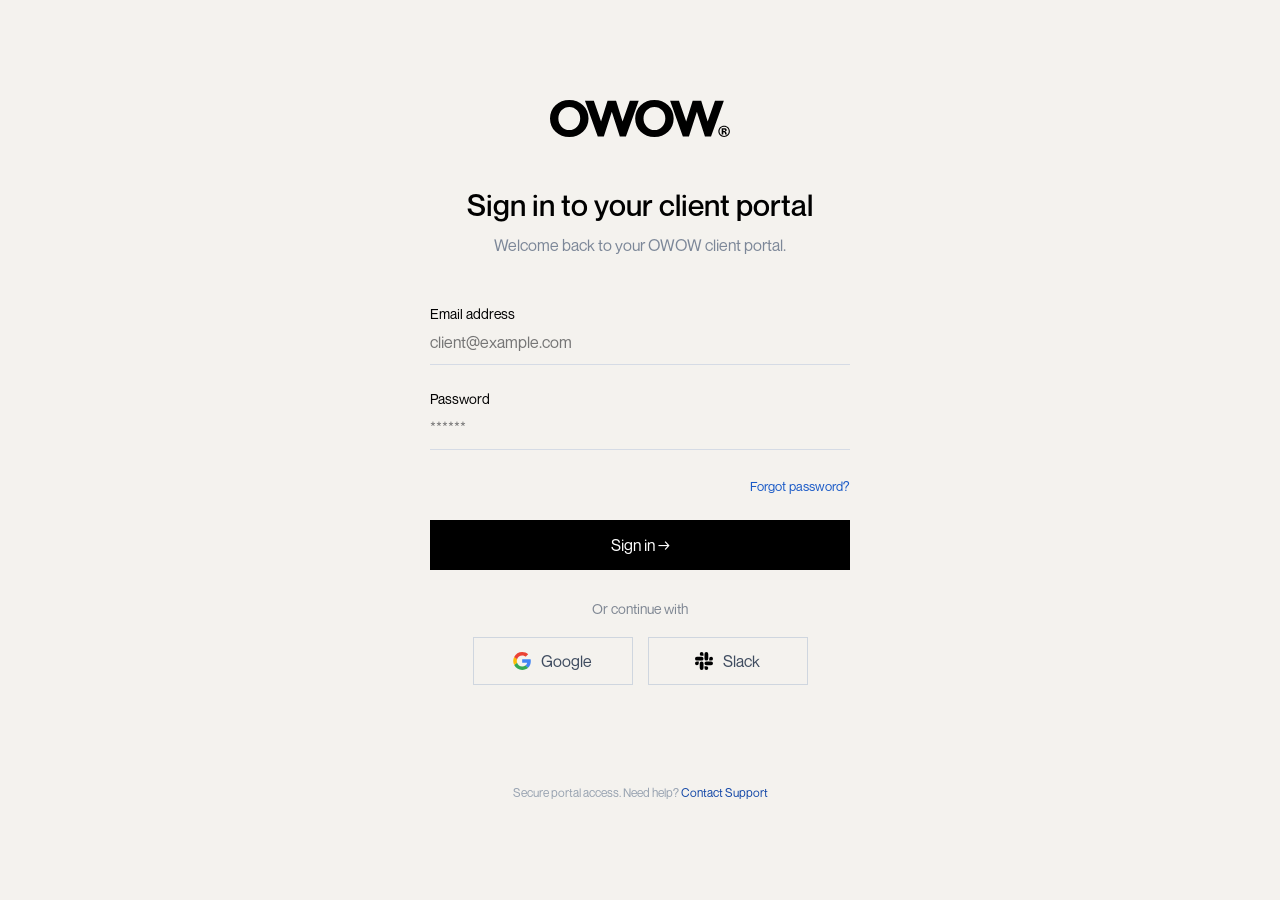
<file: index.html>
<!DOCTYPE html>
<html lang="en">
<head>
  <meta charset="UTF-8">
  <meta name="viewport" content="width=device-width, initial-scale=1.0">
  <title>OWOW Login</title>
  <link rel="stylesheet" href="css/style.css">
</head>
  <body class="login-page">
  <main class="login">

    <div class="logo">
        <img src="images/owow-black 2.svg" alt="OWOW logo">
    </div>

    <h1>Sign in to your client portal</h1>
    <p class="subtitle">Welcome back to your OWOW client portal.</p>

    <form id="loginForm">

      <label>Email address</label>
      <input type="email" id="email" placeholder="client@example.com">

      <label>Password</label>
      <input type="password" id="password" placeholder="******">

      <div class="forgot">
        <a href="#">Forgot password?</a>
      </div>

      <button type="submit">Sign in →</button>

    </form>

    <div class="divider">Or continue with</div>

    <div class="social">
        <button class="social-btn">
            <img src="images/google.svg" alt="Google">
            Google
    </button>

        <button class="social-btn">
            <img src="images/slack.svg" alt="Slack">
            Slack
        </button>
    </div>

    <p class="footer">
      Secure portal access. Need help?
      <a href="#">Contact Support</a>
    </p>

  </main>

  <script src="js/login.js"></script>
</body>
</html>
</file>
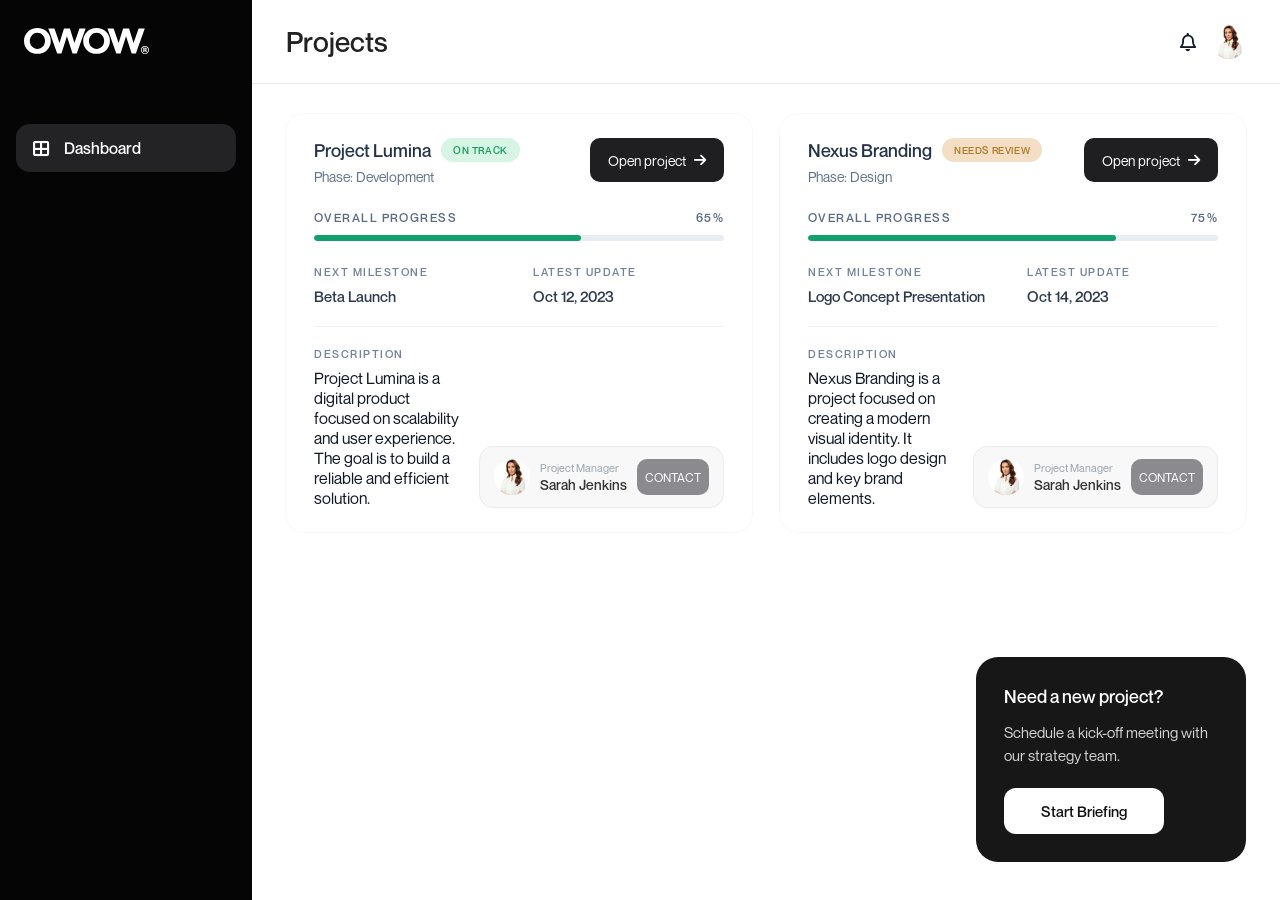
<file: dashboard.html>
<!DOCTYPE html>
<html lang="en">
<head>
  <meta charset="UTF-8" />
  <meta name="viewport" content="width=device-width, initial-scale=1.0" />
  <title>Projects Dashboard</title>
  <link rel="stylesheet" href="css/style.css" />
  <link rel="stylesheet" href="https://cdnjs.cloudflare.com/ajax/libs/font-awesome/6.5.0/css/all.min.css" />
</head>
<body>
  <div class="app-layout">
    <aside class="sidebar">
      <div class="logo">
        <img src="images/owow.svg" alt="OWOW logo" />
      </div>

      <nav class="sidebar-nav">
        <a href="dashboard.html" class="nav-item active">
          <i class="fa-solid fa-table-cells-large"></i>
          <span>Dashboard</span>
        </a>
      </nav>
    </aside>

    <main class="main-content">
      <header class="topbar">
        <h1>Projects</h1>

        <div class="topbar-right">
          <button class="icon-btn" type="button" aria-label="Notifications">
            <i class="fa-regular fa-bell"></i>
          </button>

          <div class="profile-avatar">
            <img src="images/profile.png" alt="Profile picture" />
          </div>
        </div>
      </header>

      <section class="projects-grid">
        <article class="project-card">
          <div class="card-top">
            <div>
              <div class="project-title-row">
                <h2>Project Lumina</h2>
                <span class="status-badge green">ON TRACK</span>
              </div>
              <p class="phase">Phase: Development</p>
            </div>

            <a href="overview.html" class="open-btn">
              Open project
              <i class="fa-solid fa-arrow-right"></i>
            </a>
          </div>

          <div class="progress-section">
            <div class="progress-head">
              <span>OVERALL PROGRESS</span>
              <span>65%</span>
            </div>
            <div class="progress-bar">
              <div class="progress-fill" style="width: 65%;"></div>
            </div>
          </div>

          <div class="project-meta">
            <div>
              <p class="meta-label">NEXT MILESTONE</p>
              <p class="meta-value">Beta Launch</p>
            </div>

            <div>
              <p class="meta-label">LATEST UPDATE</p>
              <p class="meta-value">Oct 12, 2023</p>
            </div>
          </div>

          <div class="card-bottom">
            <div class="description-box">
              <p class="meta-label">DESCRIPTION</p>
              <p class="description-text">
                Project Lumina is a digital product focused on scalability and user
                experience. The goal is to build a reliable and efficient solution.
              </p>
            </div>

            <div class="manager-box">
              <img src="images/profile.png" alt="Sarah Jenkins" />
              <div class="manager-info">
                <span class="manager-role">Project Manager</span>
                <span class="manager-name">Sarah Jenkins</span>
              </div>
              <button class="contact-btn" type="button">CONTACT</button>
            </div>
          </div>
        </article>

        <article class="project-card">
          <div class="card-top">
            <div>
              <div class="project-title-row">
                <h2>Nexus Branding</h2>
                <span class="status-badge orange">NEEDS REVIEW</span>
              </div>
              <p class="phase">Phase: Design</p>
            </div>

            <button class="open-btn disabled" type="button" title="Not available yet">
              Open project
              <i class="fa-solid fa-arrow-right"></i>
            </button>
          </div>

          <div class="progress-section">
            <div class="progress-head">
              <span>OVERALL PROGRESS</span>
              <span>75%</span>
            </div>
            <div class="progress-bar">
              <div class="progress-fill" style="width: 75%;"></div>
            </div>
          </div>

          <div class="project-meta">
            <div>
              <p class="meta-label">NEXT MILESTONE</p>
              <p class="meta-value">Logo Concept Presentation</p>
            </div>

            <div>
              <p class="meta-label">LATEST UPDATE</p>
              <p class="meta-value">Oct 14, 2023</p>
            </div>
          </div>

          <div class="card-bottom">
            <div class="description-box">
              <p class="meta-label">DESCRIPTION</p>
              <p class="description-text">
                Nexus Branding is a project focused on creating a modern visual
                identity. It includes logo design and key brand elements.
              </p>
            </div>

            <div class="manager-box">
              <img src="images/profile.png" alt="Sarah Jenkins" />
              <div class="manager-info">
                <span class="manager-role">Project Manager</span>
                <span class="manager-name">Sarah Jenkins</span>
              </div>
              <button class="contact-btn" type="button">CONTACT</button>
            </div>
          </div>
        </article>
      </section>

      <section class="cta-section">
        <div class="briefing-card">
          <h3>Need a new project?</h3>
          <p>Schedule a kick-off meeting with our strategy team.</p>
          <button type="button">Start Briefing</button>
        </div>
      </section>
    </main>
  </div>
</body>
</html>
</file>
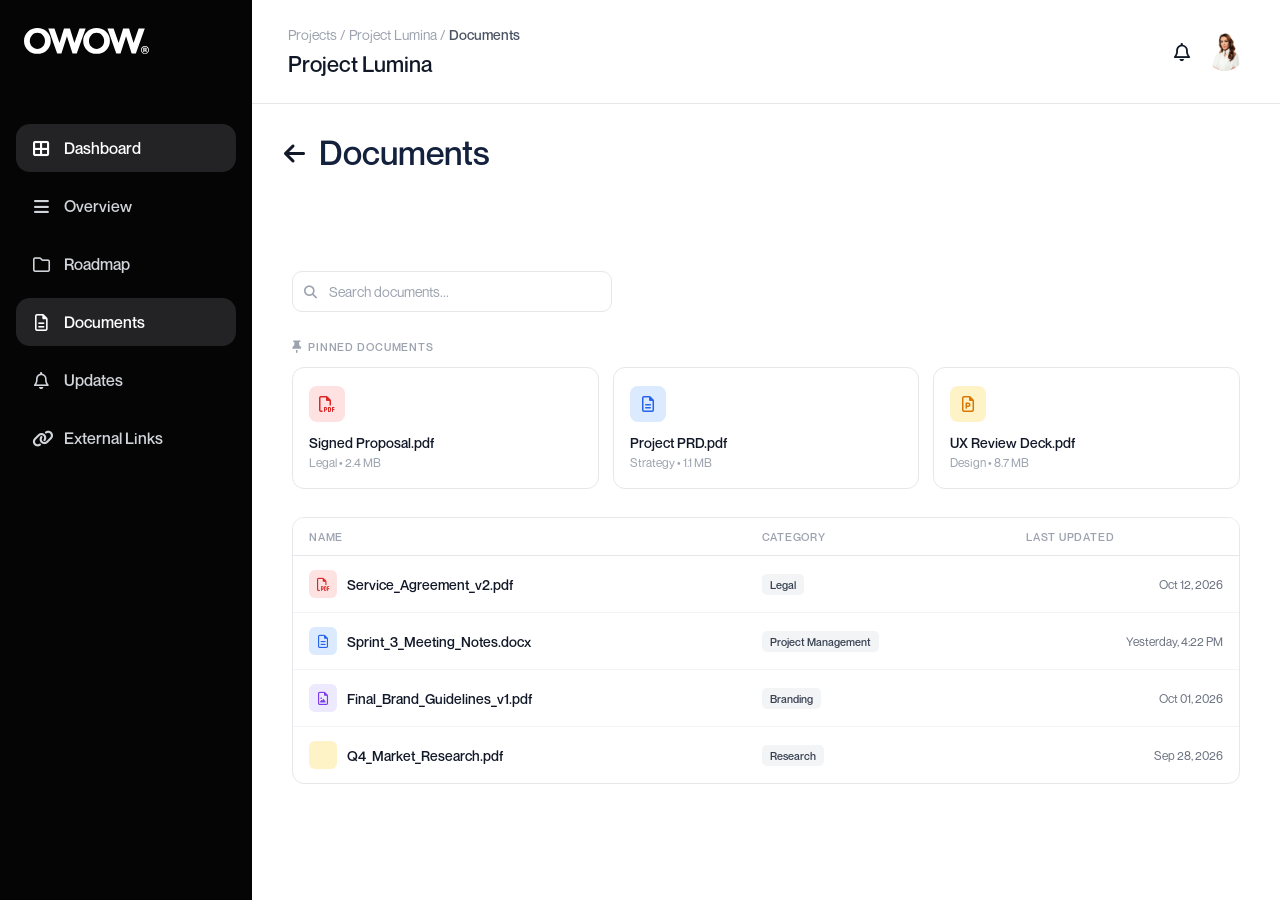
<file: files.html>
<!DOCTYPE html>
<html lang="en">
<head>
  <meta charset="UTF-8" />
  <meta name="viewport" content="width=device-width, initial-scale=1.0" />
  <title>Documents</title>

  <!-- Shared team stylesheet — all CSS for this page is in here -->
  <link rel="stylesheet" href="css/style.css" />
  <!-- Font Awesome icons -->
  <link rel="stylesheet" href="https://cdnjs.cloudflare.com/ajax/libs/font-awesome/6.5.0/css/all.min.css" />
</head>

<body class="files-page">
  <div class="app-layout">

    <!-- ── Sidebar ───────────────────────────────────────────── -->
    <aside class="sidebar">
      <div class="logo">
        <img src="images/owow.svg" alt="OWOW logo" />
      </div>

      <nav class="sidebar-nav">
<a href="dashboard.html" class="nav-item active">
          <i class="fa-solid fa-table-cells-large"></i>
          <span>Dashboard</span>
        </a>
        <a href="overview.html" class="nav-item">
          <i class="fa-solid fa-bars"></i>
          <span>Overview</span>
        </a>
        <a href="roadmap.html" class="nav-item">
          <i class="fa-regular fa-folder"></i>
          <span>Roadmap</span>
        </a>
        <a href="files.html" class="nav-item active">
          <i class="fa-regular fa-file-lines"></i>
          <span>Documents</span>
        </a>
        <a href="updates.html" class="nav-item">
          <i class="fa-regular fa-bell"></i>
          <span>Updates</span>
        </a>
        <a href="links.html" class="nav-item">
          <i class="fa-solid fa-link"></i>
          <span>External Links</span>
        </a>
      </nav>
    </aside>

    <!-- ── Main content ──────────────────────────────────────── -->
    <main class="main-content">
      <header class="top-header">
        <div>
          <p class="breadcrumb">Projects / Project Lumina / <span>Documents</span></p>
          <h1 class="project-title">Project Lumina</h1>
        </div>

        <div class="header-icons">
          <button class="icon-btn" type="button">
            <i class="fa-regular fa-bell"></i>
          </button>
          <img src="images/profile.png" alt="User avatar" class="avatar" />
        </div>
      </header>

      <section class="content-grid">
        <div class="left-column">
          <div class="page-heading">
            <a href="overview.html" class="back-btn">
              <i class="fa-solid fa-arrow-left"></i>
            </a>
            <h2>Documents</h2>
          </div>
        </section>

      <div class="docs-main-inner">


        <!-- Search bar -->
        <div class="docs-search-wrap">
          <i class="fa-solid fa-magnifying-glass"></i>
          <input
            id="docs-search"
            class="docs-search-input"
            type="text"
            placeholder="Search documents..."
            aria-label="Search documents"
          />
        </div>

        <!-- Pinned documents — cards injected by documents.js -->
        <p class="docs-pinned-label">
          <i class="fa-solid fa-thumbtack"></i>
          Pinned Documents
        </p>
        <div class="docs-pinned-grid" id="docs-pinned-grid"></div>

        <!-- Documents table — rows injected by documents.js -->
        <div class="docs-table-wrap">
          <table class="docs-table" aria-label="Project documents">
            <thead>
              <tr>
                <th>Name</th>
                <th>Category</th>
                <th class="docs-th-updated">Last Updated</th>
              </tr>
            </thead>
            <tbody id="docs-tbody"></tbody>
          </table>
        </div>
      </div>

    </main>
  </div>

  <!-- Page logic -->
  <script src="js/files.js"></script>
</body>
</html>
</file>
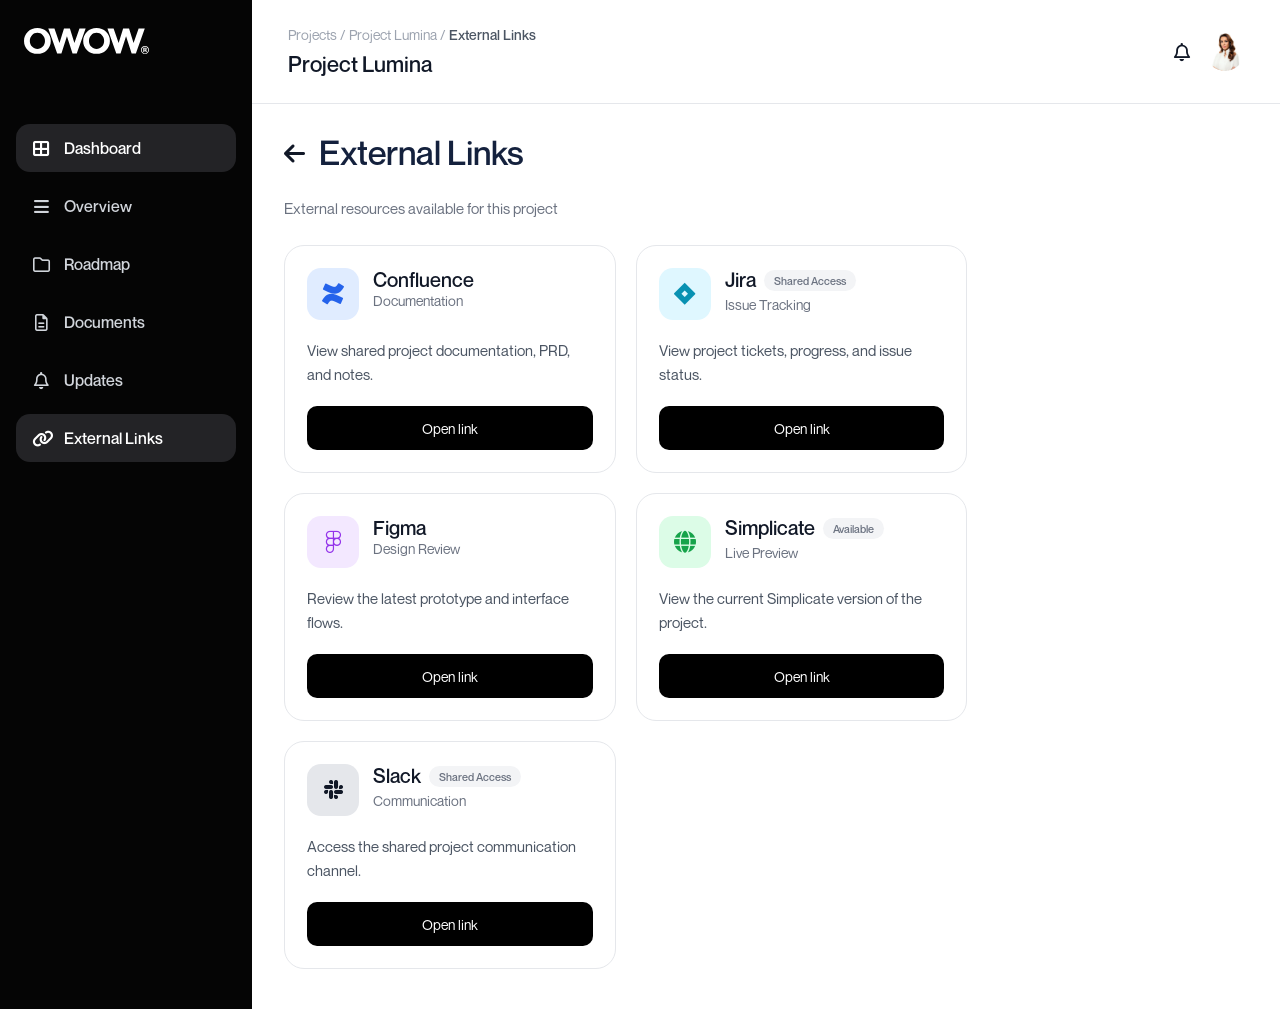
<file: links.html>
<!DOCTYPE html>
<html lang="en">
<head>
  <meta charset="UTF-8" />
  <meta name="viewport" content="width=device-width, initial-scale=1.0" />
  <title>External Links</title>
  <link rel="stylesheet" href="css/style.css" />
  <link rel="stylesheet" href="https://cdnjs.cloudflare.com/ajax/libs/font-awesome/6.5.0/css/all.min.css" />
</head>
<body class="updates-page">
  <div class="app-layout">
    <aside class="sidebar">
      <div class="logo">
        <img src="images/owow.svg" alt="OWOW logo" />
      </div>

      <nav class="sidebar-nav">
<a href="dashboard.html" class="nav-item active">
          <i class="fa-solid fa-table-cells-large"></i>
          <span>Dashboard</span>
        </a>
        <a href="overview.html" class="nav-item">
          <i class="fa-solid fa-bars"></i>
          <span>Overview</span>
        </a>
        <a href="roadmap.html" class="nav-item">
          <i class="fa-regular fa-folder"></i>
          <span>Roadmap</span>
        </a>
        <a href="files.html" class="nav-item">
          <i class="fa-regular fa-file-lines"></i>
          <span>Documents</span>
        </a>
        <a href="updates.html" class="nav-item">
          <i class="fa-regular fa-bell"></i>
          <span>Updates</span>
        </a>
        <a href="links.html" class="nav-item active">
          <i class="fa-solid fa-link"></i>
          <span>External Links</span>
        </a>
      </nav>
    </aside>

    <main class="main-content">
      <header class="top-header">
        <div>
          <p class="breadcrumb">Projects / Project Lumina /  <span>External Links</span></p>
          <h1 class="project-title">Project Lumina</h1>
        </div>

        <div class="header-icons">
          <button class="icon-btn" type="button">
            <i class="fa-regular fa-bell"></i>
          </button>
          <img src="images/profile.png" alt="User avatar" class="avatar" />
        </div>
      </header>

      <section class="content-grid">
        <div class="left-column">
          <div class="page-heading">
            <a href="overview.html" class="back-btn">
              <i class="fa-solid fa-arrow-left"></i>
            </a>
            <h2>External Links</h2>
          </div>

          <p class="links-intro">External resources available for this project</p>

          <div class="links-grid">
          
            <!-- Confluence -->
            <article class="link-card">
              <div class="link-card-top">
                <div class="link-icon blue">
                  <i class="fa-brands fa-confluence"></i>
                </div>
                <div>
                  <h3>Confluence</h3>
                  <p class="link-type">Documentation</p>
                </div>
              </div>
              <p class="link-desc">
                View shared project documentation, PRD, and notes.
              </p>
              <a href="https://id.atlassian.com/login" class="link-open-btn">Open link</a>
            </article>
          
            <!-- Jira -->
            <article class="link-card">
              <div class="link-card-top">
                <div class="link-icon cyan">
                  <i class="fa-brands fa-jira"></i>
                </div>
                <div>
                  <div class="link-title-row">
                    <h3>Jira</h3>
                    <span class="link-status">Shared Access</span>
                  </div>
                  <p class="link-type">Issue Tracking</p>
                </div>
              </div>
              <p class="link-desc">
                View project tickets, progress, and issue status.
              </p>
              <a href="https://connect.atlassian.net/jira/dashboards/last-visited" class="link-open-btn">Open link</a>
            </article>
          
            <!-- Figma -->
            <article class="link-card">
              <div class="link-card-top">
                <div class="link-icon purple">
                  <i class="fa-brands fa-figma"></i>
                </div>
                <div>
                  <h3>Figma</h3>
                  <p class="link-type">Design Review</p>
                </div>
              </div>
              <p class="link-desc">
                Review the latest prototype and interface flows.
              </p>
              <a href="https://www.figma.com/login" class="link-open-btn">Open link</a>
            </article>
          
            <!-- Staging -->
            <article class="link-card">
              <div class="link-card-top">
                <div class="link-icon green">
                  <i class="fa-solid fa-globe"></i>
                </div>
                <div>
                  <div class="link-title-row">
                    <h3>Simplicate</h3>
                    <span class="link-status">Available</span>
                  </div>
                  <p class="link-type">Live Preview</p>
                </div>
              </div>
              <p class="link-desc">
                View the current Simplicate version of the project.
              </p>
              <a href="https://www.simplicate.com/nl/inloggen/" class="link-open-btn">Open link</a>
            </article>
          
            <!-- Slack -->
            <article class="link-card">
              <div class="link-card-top">
                <div class="link-icon dark">
                  <i class="fa-brands fa-slack"></i>
                </div>
                <div>
                  <div class="link-title-row">
                    <h3>Slack</h3>
                    <span class="link-status">Shared Access</span>
                  </div>
                  <p class="link-type">Communication</p>
                </div>
              </div>
              <p class="link-desc">
                Access the shared project communication channel.
              </p>
              <a href="https://slack.com/signin" class="link-open-btn">Open link</a>
            </article>
          </div>
        </div>
    </section>
  </main>
</div>
</body>
</html>
</file>
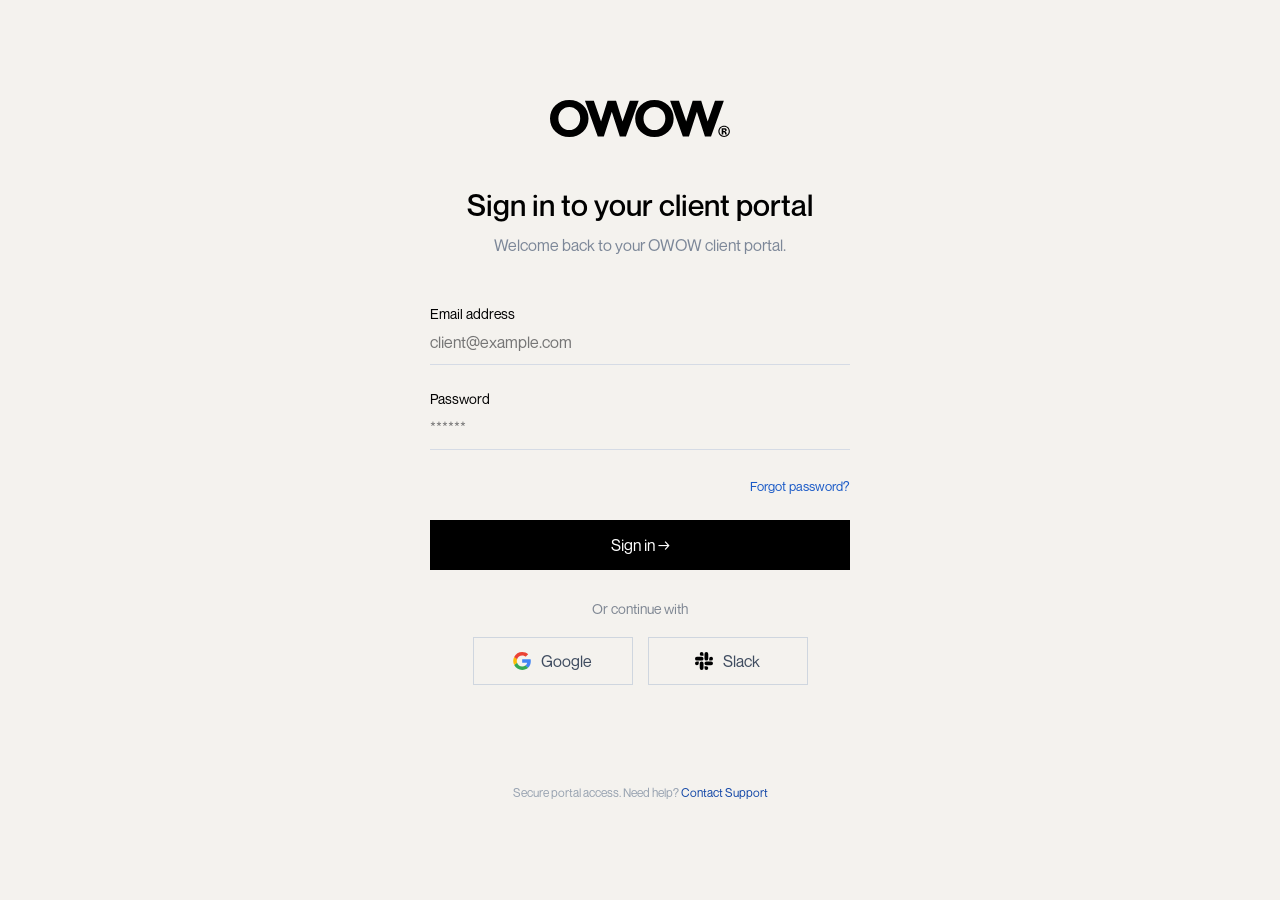
<file: login.html>
<!DOCTYPE html>
<html lang="en">
<head>
  <meta charset="UTF-8">
  <meta name="viewport" content="width=device-width, initial-scale=1.0">
  <title>OWOW Login</title>
  <link rel="stylesheet" href="css/style.css">
</head>
  <body class="login-page">
  <main class="login">

    <div class="logo">
        <img src="images/owow-black 2.svg" alt="OWOW logo">
    </div>

    <h1>Sign in to your client portal</h1>
    <p class="subtitle">Welcome back to your OWOW client portal.</p>

    <form id="loginForm">

      <label>Email address</label>
      <input type="email" id="email" placeholder="client@example.com">

      <label>Password</label>
      <input type="password" id="password" placeholder="******">

      <div class="forgot">
        <a href="#">Forgot password?</a>
      </div>

      <button type="submit">Sign in →</button>

    </form>

    <div class="divider">Or continue with</div>

    <div class="social">
        <button class="social-btn">
            <img src="images/google.svg" alt="Google">
            Google
    </button>

        <button class="social-btn">
            <img src="images/slack.svg" alt="Slack">
            Slack
        </button>
    </div>

    <p class="footer">
      Secure portal access. Need help?
      <a href="#">Contact Support</a>
    </p>

  </main>

  <script src="js/login.js"></script>
</body>
</html>
</file>
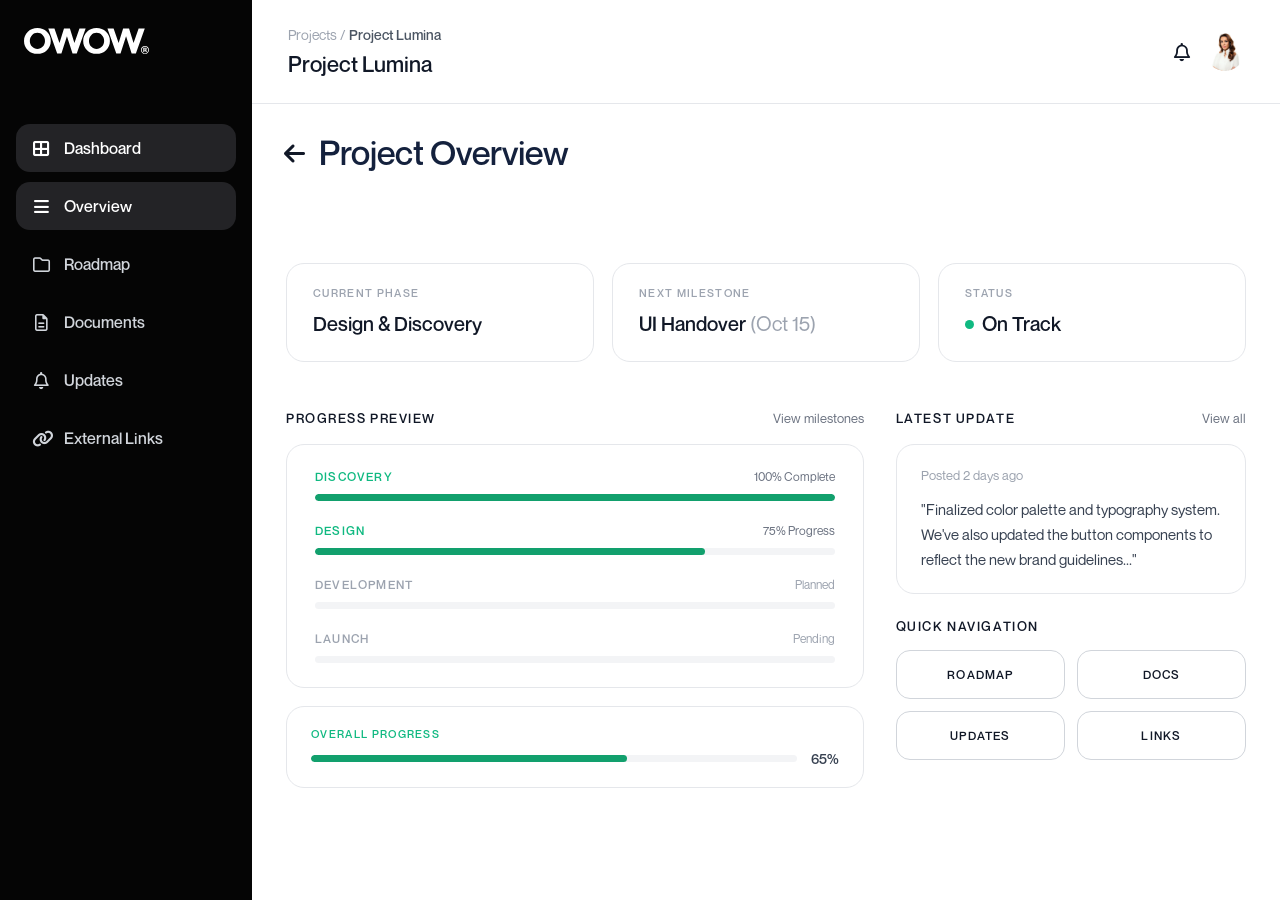
<file: overview.html>
<!DOCTYPE html>
<html lang="en">
<head>
  <meta charset="UTF-8" />
  <meta name="viewport" content="width=device-width, initial-scale=1.0" />
  <title>Project Overview – OWOW</title>
  <link rel="stylesheet" href="css/style.css" />
  <link rel="stylesheet" href="https://cdnjs.cloudflare.com/ajax/libs/font-awesome/6.5.0/css/all.min.css" />
</head>
<body style="display: block;">
      <div class="app-layout">

    <!-- ── Sidebar ─────────────────────────────── -->
    <aside class="sidebar">
      <div class="logo">
        <img src="images/owow.svg" alt="OWOW logo" />
      </div>

      <nav class="sidebar-nav">
<a href="dashboard.html" class="nav-item active">
          <i class="fa-solid fa-table-cells-large"></i>
          <span>Dashboard</span>
        </a>
        <a href="overview.html" class="nav-item active">
          <i class="fa-solid fa-bars"></i>
          <span>Overview</span>
        </a>
        <a href="roadmap.html" class="nav-item">
          <i class="fa-regular fa-folder"></i>
          <span>Roadmap</span>
        </a>
        <a href="files.html" class="nav-item">
          <i class="fa-regular fa-file-lines"></i>
          <span>Documents</span>
        </a>
        <a href="updates.html" class="nav-item">
          <i class="fa-regular fa-bell"></i>
          <span>Updates</span>
        </a>
        <a href="links.html" class="nav-item">
          <i class="fa-solid fa-link"></i>
          <span>External Links</span>
        </a>
      </nav>
    </aside>

    <!-- ── Main ───────────────────────────────── -->
    <main class="main-content">

      <!-- Header -->
      <header class="top-header" style="background-color: #ffffff;">
        <div>
          <p class="breadcrumb">Projects / <span>Project Lumina</span></p>
          <h1 class="project-title">Project Lumina</h1>
        </div>
        <div class="header-icons">
          <button class="icon-btn" type="button" aria-label="Notifications">
            <i class="fa-regular fa-bell"></i>
          </button>
          <img src="images/profile.png" alt="User avatar" class="avatar" />
        </div>
      </header>

      <section class="content-grid">
        <div class="left-column">
          <div class="page-heading">
            <a href="index.html" class="back-btn">
              <i class="fa-solid fa-arrow-left"></i>
            </a>
            <h2>Project Overview</h2>
          </div>
        </section>

      <div class="ov-stat-row">

        <div class="ov-stat-card">
          <p class="ov-stat-label">Current Phase</p>
          <p class="ov-stat-value">Design &amp; Discovery</p>
        </div>

        <div class="ov-stat-card">
          <p class="ov-stat-label">Next Milestone</p>
          <p class="ov-stat-value">
            UI Handover <span class="ov-muted">(Oct 15)</span>
          </p>
        </div>

        <div class="ov-stat-card">
          <p class="ov-stat-label">Status</p>
          <p class="ov-stat-value ov-status-line">
            <span class="ov-status-dot"></span>
            On Track
          </p>
        </div>

      </div>

      <div class="ov-main-grid">

        <!-- Left column -->
        <div>

          <!-- Progress Preview -->
          <div class="ov-section-header">
            <span class="ov-section-title">Progress Preview</span>
            <a href="roadmap.html" class="ov-section-link">View milestones</a>
        </div>

          <div class="ov-progress-card">

            <!-- Discovery -->
            <div class="ov-phase-row">
              <div class="ov-phase-meta">
                <span class="ov-phase-name">Discovery</span>
                <span class="ov-phase-status ov-active-status">100% Complete</span>
              </div>
              <div class="ov-phase-bar">
                <div class="ov-phase-fill" style="width: 100%;"></div>
              </div>
            </div>

            <!-- Design -->
            <div class="ov-phase-row">
              <div class="ov-phase-meta">
                <span class="ov-phase-name">Design</span>
                <span class="ov-phase-status ov-active-status">75% Progress</span>
              </div>
              <div class="ov-phase-bar">
                <div class="ov-phase-fill" style="width: 75%;"></div>
              </div>
            </div>

            <!-- Development -->
            <div class="ov-phase-row">
              <div class="ov-phase-meta">
                <span class="ov-phase-name ov-inactive">Development</span>
                <span class="ov-phase-status">Planned</span>
              </div>
              <div class="ov-phase-bar">
                <div class="ov-phase-fill" style="width: 0%;"></div>
              </div>
            </div>

            <!-- Launch -->
            <div class="ov-phase-row">
              <div class="ov-phase-meta">
                <span class="ov-phase-name ov-inactive">Launch</span>
                <span class="ov-phase-status">Pending</span>
              </div>
              <div class="ov-phase-bar">
                <div class="ov-phase-fill" style="width: 0%;"></div>
              </div>
            </div>

          </div>

          <!-- Overall Progress -->
          <div class="ov-overall-card">
            <p class="ov-overall-label">Overall Progress</p>
            <div class="ov-overall-bar-wrap">
              <div class="ov-overall-bar">
                <div class="ov-overall-fill" style="width: 65%;"></div>
              </div>
              <span class="ov-overall-pct">65%</span>
            </div>
          </div>

        </div>

        <!-- Right column -->
        <div class="ov-right-col">

          <!-- Latest Update -->
          <div>
            <div class="ov-section-header">
              <span class="ov-section-title">Latest Update</span>
              <a href="updates.html" class="ov-section-link">View all</a>
            </div>
            <div class="ov-update-card">
              <p class="ov-update-meta">Posted 2 days ago</p>
              <p class="ov-update-text">
                "Finalized color palette and typography system. We've also updated
                the button components to reflect the new brand guidelines..."
              </p>
            </div>
          </div>

          <!-- Quick Navigation -->
          <div>
            <p class="ov-quicknav-title">Quick Navigation</p>
            <div class="ov-nav-grid">
              <a href="roadmap.html" class="ov-nav-btn">ROADMAP</a>
              <a href="files.html" class="ov-nav-btn">DOCS</a>
              <a href="updates.html" class="ov-nav-btn">UPDATES</a>
              <a href="links.html" class="ov-nav-btn">LINKS</a>
            </div>
          </div>

        </div>

      </div>

    </main>
  </div>
</body>
</html>
</file>
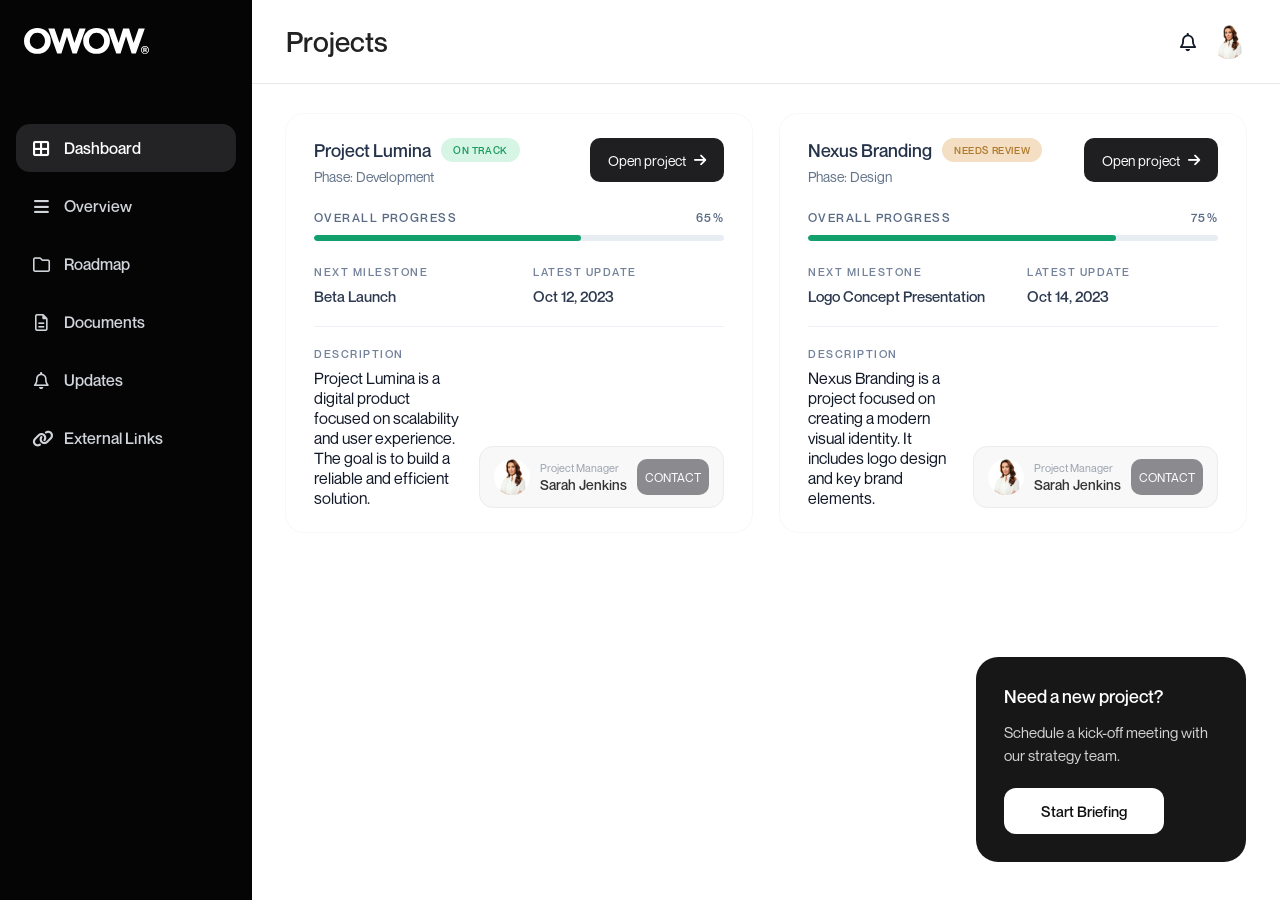
<file: projects.html>
<!DOCTYPE html>
<html lang="en">

<head>
  <meta charset="UTF-8" />
  <meta name="viewport" content="width=device-width, initial-scale=1.0" />
  <title>Projects Dashboard</title>
  <link rel="stylesheet" href="css/style.css" />
  <link rel="stylesheet" href="https://cdnjs.cloudflare.com/ajax/libs/font-awesome/6.5.0/css/all.min.css" />
</head>

<body>
  <div class="app-layout">
    <aside class="sidebar">
      <div class="logo">
        <img src="images/owow.svg" alt="OWOW logo" />
      </div>

      <nav class="sidebar-nav">
<a href="dashboard.html" class="nav-item active">
          <i class="fa-solid fa-table-cells-large"></i>
          <span>Dashboard</span>
        </a>
        <a href="overview.html" class="nav-item">
          <i class="fa-solid fa-bars"></i>
          <span>Overview</span>
        </a>
        <a href="roadmap.html" class="nav-item">
          <i class="fa-regular fa-folder"></i>
          <span>Roadmap</span>
        </a>
        <a href="files.html" class="nav-item">
          <i class="fa-regular fa-file-lines"></i>
          <span>Documents</span>
        </a>
        <a href="updates.html" class="nav-item">
          <i class="fa-regular fa-bell"></i>
          <span>Updates</span>
        </a>
        <a href="links.html" class="nav-item">
          <i class="fa-solid fa-link"></i>
          <span>External Links</span>
        </a>
      </nav>
    </aside>

    <main class="main-content">
      <header class="topbar">
        <h1>Projects</h1>

        <div class="topbar-right">
          <button class="icon-btn">
            <i class="fa-regular fa-bell"></i>
          </button>

          <div class="profile-avatar">
            <img src="images/profile.png" alt="Profile picture" />
          </div>
        </div>
      </header>

      <section class="projects-grid">
        <article class="project-card">
          <div class="card-top">
            <div>
              <div class="project-title-row">
                <h2>Project Lumina</h2>
                <span class="status-badge green">ON TRACK</span>
              </div>
              <p class="phase">Phase: Development</p>
            </div>

            <button class="open-btn">
              Open project
              <i class="fa-solid fa-arrow-right"></i>
            </button>
          </div>

          <div class="progress-section">
            <div class="progress-head">
              <span>OVERALL PROGRESS</span>
              <span>65%</span>
            </div>
            <div class="progress-bar">
              <div class="progress-fill" style="width: 65%;"></div>
            </div>
          </div>

          <div class="project-meta">
            <div>
              <p class="meta-label">NEXT MILESTONE</p>
              <p class="meta-value">Beta Launch</p>
            </div>

            <div>
              <p class="meta-label">LATEST UPDATE</p>
              <p class="meta-value">Oct 12, 2023</p>
            </div>
          </div>

          <div class="card-bottom">
            <div class="description-box">
              <p class="meta-label">DESCRIPTION</p>
              <p class="description-text">
                Project Lumina is a digital product focused on scalability and user
                experience. The goal is to build a reliable and efficient solution.
              </p>
            </div>

            <div class="manager-box">
              <img src="images/profile.png" alt="Sarah Jenkins" />
              <div class="manager-info">
                <span class="manager-role">Project Manager</span>
                <span class="manager-name">Sarah Jenkins</span>
              </div>
              <button class="contact-btn">CONTACT</button>
            </div>
          </div>
        </article>

        <article class="project-card">
          <div class="card-top">
            <div>
              <div class="project-title-row">
                <h2>Nexus Branding</h2>
                <span class="status-badge orange">NEEDS REVIEW</span>
              </div>
              <p class="phase">Phase: Design</p>
            </div>

            <button class="open-btn">
              Open project
              <i class="fa-solid fa-arrow-right"></i>
            </button>
          </div>

          <div class="progress-section">
            <div class="progress-head">
              <span>OVERALL PROGRESS</span>
              <span>75%</span>
            </div>
            <div class="progress-bar">
              <div class="progress-fill" style="width: 75%;"></div>
            </div>
          </div>

          <div class="project-meta">
            <div>
              <p class="meta-label">NEXT MILESTONE</p>
              <p class="meta-value">Logo Concept Presentation</p>
            </div>

            <div>
              <p class="meta-label">LATEST UPDATE</p>
              <p class="meta-value">Oct 14, 2023</p>
            </div>
          </div>

          <div class="card-bottom">
            <div class="description-box">
              <p class="meta-label">DESCRIPTION</p>
              <p class="description-text">
                Nexus Branding is a project focused on creating a modern visual
                identity. It includes logo design and key brand elements.
              </p>
            </div>

            <div class="manager-box">
              <img src="images/profile.png" alt="Sarah Jenkins" />
              <div class="manager-info">
                <span class="manager-role">Project Manager</span>
                <span class="manager-name">Sarah Jenkins</span>
              </div>
              <button class="contact-btn">CONTACT</button>
            </div>
          </div>
        </article>
      </section>

      <section class="cta-section">
        <div class="briefing-card">
          <h3>Need a new project?</h3>
          <p>Schedule a kick-off meeting with our strategy team.</p>
          <button>Start Briefing</button>
        </div>
      </section>
    </main>
  </div>
</body>
</html>
</file>
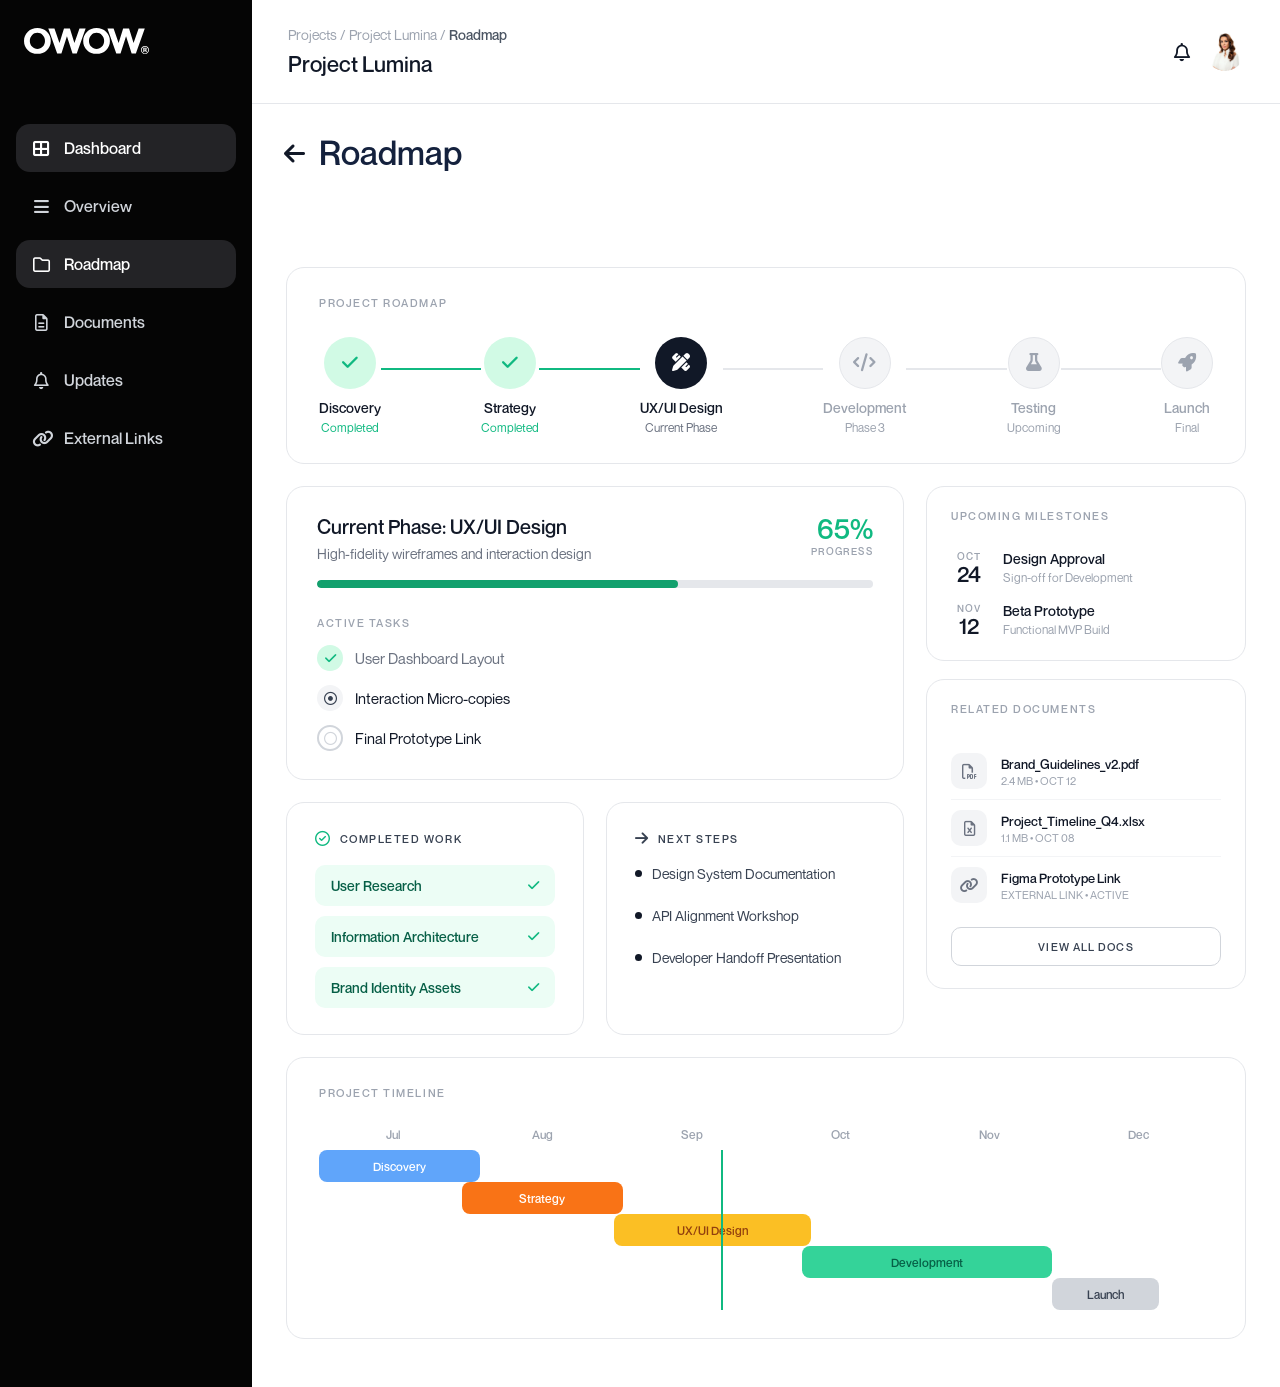
<file: roadmap.html>
<!DOCTYPE html>
<html lang="en">

<head>
    <meta charset="UTF-8" />
    <meta name="viewport" content="width=device-width, initial-scale=1.0" />
    <title>Roadmap – OWOW</title>
    <link rel="stylesheet" href="css/style.css" />
    <link rel="stylesheet" href="https://cdnjs.cloudflare.com/ajax/libs/font-awesome/6.5.0/css/all.min.css" />
</head>

<body style="display: block;">
    <div class="app-layout">

        <!-- Sidebar -->
        <aside class="sidebar">
            <div class="logo">
              <img src="images/owow.svg" alt="OWOW logo" />
            </div>
          
            <nav class="sidebar-nav">
<a href="dashboard.html" class="nav-item active">
          <i class="fa-solid fa-table-cells-large"></i>
          <span>Dashboard</span>
        </a>
              <a href="overview.html" class="nav-item">
                <i class="fa-solid fa-bars"></i>
                <span>Overview</span>
              </a>
              <a href="roadmap.html" class="nav-item active">
                <i class="fa-regular fa-folder"></i>
                <span>Roadmap</span>
              </a>
              <a href="files.html" class="nav-item">
                <i class="fa-regular fa-file-lines"></i>
                <span>Documents</span>
              </a>
              <a href="updates.html" class="nav-item">
                <i class="fa-regular fa-bell"></i>
                <span>Updates</span>
              </a>
              <a href="links.html" class="nav-item">
                <i class="fa-solid fa-link"></i>
                <span>External Links</span>
              </a>
            </nav>
          </aside>

        <!-- Main -->
        <main class="main-content">

            <!-- Header -->
            <header class="top-header" style="background-color: #ffffff;">
                <div>
                    <p class="breadcrumb">Projects / Project Lumina /  <span>Roadmap</span></p>
                    <h1 class="project-title">Project Lumina</h1>
                </div>
                <div class="header-icons">
                    <button class="icon-btn" type="button" aria-label="Notifications">
                        <i class="fa-regular fa-bell"></i>
                    </button>
                    <img src="images/profile.png" alt="User avatar" class="avatar" />
                </div>
            </header>

            <section class="content-grid">
                <div class="left-column">
                  <div class="page-heading">
                    <a href="overview.html" class="back-btn">
                      <i class="fa-solid fa-arrow-left"></i>
                    </a>
                    <h2>Roadmap</h2>
                  </div>
                </section>

            

            <div class="rm-body">

                <!-- ── Phase Timeline ───────────────────── -->
                <div class="rm-timeline-card">
                    <p class="rm-card-label">PROJECT ROADMAP</p>

                    <div class="rm-phases">

                        <div class="rm-phase-item rm-done">
                            <div class="rm-phase-icon">
                                <i class="fa-solid fa-check"></i>
                            </div>
                            <p class="rm-phase-name">Discovery</p>
                            <p class="rm-phase-sub rm-green">Completed</p>
                        </div>

                        <div class="rm-connector rm-connector-done"></div>

                        <div class="rm-phase-item rm-done">
                            <div class="rm-phase-icon">
                                <i class="fa-solid fa-check"></i>
                            </div>
                            <p class="rm-phase-name">Strategy</p>
                            <p class="rm-phase-sub rm-green">Completed</p>
                        </div>

                        <div class="rm-connector rm-connector-done"></div>

                        <div class="rm-phase-item rm-current">
                            <div class="rm-phase-icon rm-phase-icon--current">
                                <i class="fa-solid fa-pen-ruler"></i>
                            </div>
                            <p class="rm-phase-name rm-bold">UX/UI Design</p>
                            <p class="rm-phase-sub">Current Phase</p>
                        </div>

                        <div class="rm-connector"></div>

                        <div class="rm-phase-item rm-upcoming">
                            <div class="rm-phase-icon rm-phase-icon--upcoming">
                                <i class="fa-solid fa-code"></i>
                            </div>
                            <p class="rm-phase-name rm-muted">Development</p>
                            <p class="rm-phase-sub rm-muted">Phase 3</p>
                        </div>

                        <div class="rm-connector"></div>

                        <div class="rm-phase-item rm-upcoming">
                            <div class="rm-phase-icon rm-phase-icon--upcoming">
                                <i class="fa-solid fa-flask"></i>
                            </div>
                            <p class="rm-phase-name rm-muted">Testing</p>
                            <p class="rm-phase-sub rm-muted">Upcoming</p>
                        </div>

                        <div class="rm-connector"></div>

                        <div class="rm-phase-item rm-upcoming">
                            <div class="rm-phase-icon rm-phase-icon--upcoming">
                                <i class="fa-solid fa-rocket"></i>
                            </div>
                            <p class="rm-phase-name rm-muted">Launch</p>
                            <p class="rm-phase-sub rm-muted">Final</p>
                        </div>

                    </div>
                </div>

                <!-- ── Two-column layout ───────────────────── -->
                <div class="rm-middle-row">

                    <!-- LEFT: phase card + bottom cards stacked -->
                    <div class="rm-left-col">

                        <!-- Current Phase Card -->
                        <div class="rm-phase-detail-card">
                            <div class="rm-phase-detail-top">
                                <div>
                                    <h2 class="rm-phase-detail-title">Current Phase: UX/UI Design</h2>
                                    <p class="rm-phase-detail-sub">High-fidelity wireframes and interaction design</p>
                                </div>
                                <div class="rm-progress-badge">
                                    <span class="rm-progress-pct">65%</span>
                                    <span class="rm-progress-label">PROGRESS</span>
                                </div>
                            </div>
                            <div class="rm-progress-bar">
                                <div class="rm-progress-fill" style="width: 65%;"></div>
                            </div>
                            <p class="rm-tasks-label">ACTIVE TASKS</p>
                            <ul class="rm-task-list">
                                <li class="rm-task rm-task--done">
                                    <span class="rm-task-icon rm-task-icon--done"><i
                                            class="fa-solid fa-check"></i></span>
                                    User Dashboard Layout
                                </li>
                                <li class="rm-task rm-task--active">
                                    <span class="rm-task-icon rm-task-icon--active"><i
                                            class="fa-regular fa-circle-dot"></i></span>
                                    Interaction Micro-copies
                                </li>
                                <li class="rm-task rm-task--pending">
                                    <span class="rm-task-icon rm-task-icon--pending"><i
                                            class="fa-regular fa-circle"></i></span>
                                    Final Prototype Link
                                </li>
                            </ul>
                        </div>

                        <!-- Bottom Row -->
                        <div class="rm-bottom-row">
                            <div class="rm-bottom-card">
                                <p class="rm-bottom-card-title">
                                    <span class="rm-green-icon"><i class="fa-regular fa-circle-check"></i></span>
                                    COMPLETED WORK
                                </p>
                                <ul class="rm-done-list">
                                    <li class="rm-done-item">User Research <i class="fa-solid fa-check rm-check"></i>
                                    </li>
                                    <li class="rm-done-item">Information Architecture <i
                                            class="fa-solid fa-check rm-check"></i></li>
                                    <li class="rm-done-item">Brand Identity Assets <i
                                            class="fa-solid fa-check rm-check"></i></li>
                                </ul>
                            </div>
                            <div class="rm-bottom-card">
                                <p class="rm-bottom-card-title">
                                    <span class="rm-arrow-icon"><i class="fa-solid fa-arrow-right"></i></span>
                                    NEXT STEPS
                                </p>
                                <ul class="rm-next-list">
                                    <li>Design System Documentation</li>
                                    <li>API Alignment Workshop</li>
                                    <li>Developer Handoff Presentation</li>
                                </ul>
                            </div>
                        </div>

                    </div><!-- /.rm-left-col -->

                    <!-- RIGHT: milestones + docs -->
                    <div class="rm-right-col">
                        <div class="rm-side-card">
                            <p class="rm-card-label">UPCOMING MILESTONES</p>
                            <div class="rm-milestone">
                                <div class="rm-milestone-date">
                                    <span class="rm-date-month">OCT</span>
                                    <span class="rm-date-day">24</span>
                                </div>
                                <div>
                                    <p class="rm-milestone-title">Design Approval</p>
                                    <p class="rm-milestone-sub">Sign-off for Development</p>
                                </div>
                            </div>
                            <div class="rm-milestone">
                                <div class="rm-milestone-date">
                                    <span class="rm-date-month">NOV</span>
                                    <span class="rm-date-day">12</span>
                                </div>
                                <div>
                                    <p class="rm-milestone-title">Beta Prototype</p>
                                    <p class="rm-milestone-sub">Functional MVP Build</p>
                                </div>
                            </div>
                        </div>

                        <div class="rm-side-card">
                            <p class="rm-card-label">RELATED DOCUMENTS</p>
                            <div class="rm-doc-item">
                                <div class="rm-doc-icon"><i class="fa-regular fa-file-pdf"></i></div>
                                <div>
                                    <p class="rm-doc-name">Brand_Guidelines_v2.pdf</p>
                                    <p class="rm-doc-meta">2.4 MB • OCT 12</p>
                                </div>
                            </div>
                            <div class="rm-doc-item">
                                <div class="rm-doc-icon"><i class="fa-regular fa-file-excel"></i></div>
                                <div>
                                    <p class="rm-doc-name">Project_Timeline_Q4.xlsx</p>
                                    <p class="rm-doc-meta">1.1 MB • OCT 08</p>
                                </div>
                            </div>
                            <div class="rm-doc-item">
                                <div class="rm-doc-icon"><i class="fa-solid fa-link"></i></div>
                                <div>
                                    <p class="rm-doc-name">Figma Prototype Link</p>
                                    <p class="rm-doc-meta">EXTERNAL LINK • ACTIVE</p>
                                </div>
                            </div>
                            <a href="files.html" class="rm-view-all-btn">VIEW ALL DOCS</a>
                        </div>
                    </div>

                </div><!-- /.rm-middle-row -->

                <!-- ── Gantt Timeline ───────────────────────── -->
                <div class="rm-gantt-card">
                    <p class="rm-card-label">PROJECT TIMELINE</p>

                    <div class="rm-gantt">
                        <!-- Month headers -->
                        <div class="rm-gantt-header">
                            <div class="rm-gantt-label-col"></div>
                            <div class="rm-gantt-months">
                                <span>Jul</span>
                                <span>Aug</span>
                                <span>Sep</span>
                                <span>Oct</span>
                                <span>Nov</span>
                                <span>Dec</span>
                            </div>
                        </div>

                        <!-- Grid + bars -->
                        <div class="rm-gantt-body">
                            <!-- Today line -->
                            <div class="rm-today-line" style="left: 45%;"></div>

                            <div class="rm-gantt-bar rm-bar-blue" style="margin-left: 0%; width: 18%;">Discovery</div>
                            <div class="rm-gantt-bar rm-bar-orange" style="margin-left: 16%; width: 18%;">Strategy</div>
                            <div class="rm-gantt-bar rm-bar-yellow" style="margin-left: 33%; width: 22%;">UX/UI Design
                            </div>
                            <div class="rm-gantt-bar rm-bar-green" style="margin-left: 54%; width: 28%;">Development
                            </div>
                            <div class="rm-gantt-bar rm-bar-gray" style="margin-left: 82%; width: 12%;">Launch</div>
                        </div>
                    </div>
                </div>

            </div><!-- /.rm-body -->
        </main>
    </div>
</body>

</html>
</file>
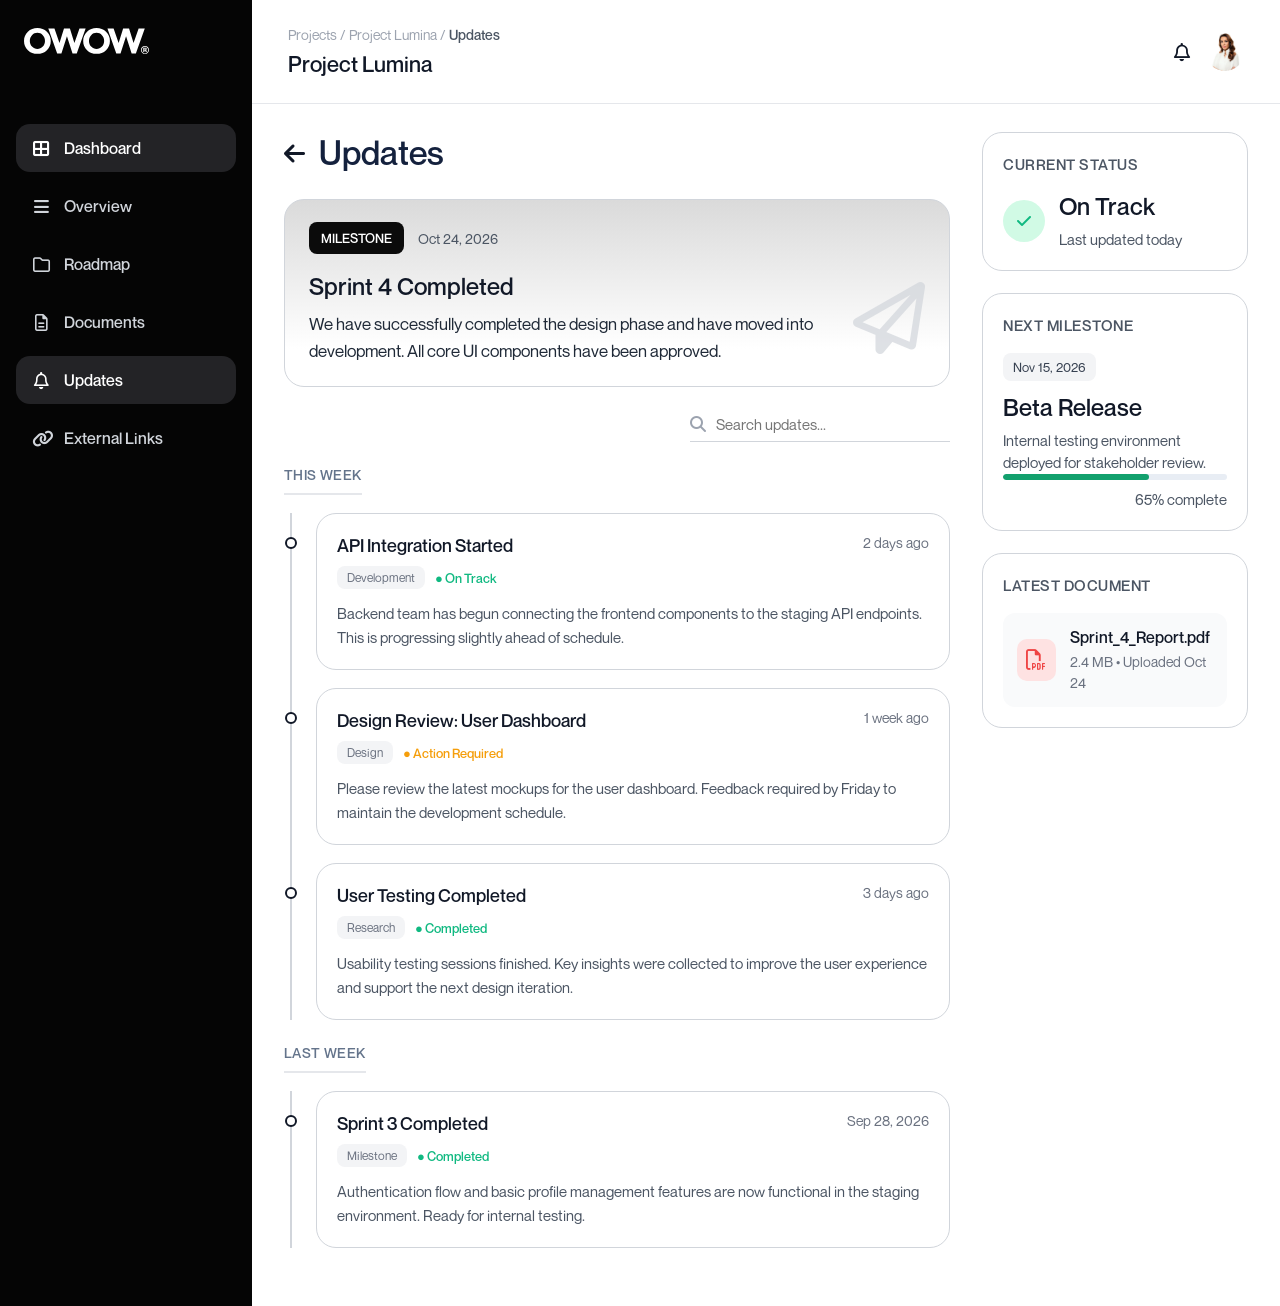
<file: updates.html>
<!DOCTYPE html>
<html lang="en">
<head>
  <meta charset="UTF-8" />
  <meta name="viewport" content="width=device-width, initial-scale=1.0" />
  <title>Project Updates</title>
  <link rel="stylesheet" href="css/style.css" />
  <link rel="stylesheet" href="https://cdnjs.cloudflare.com/ajax/libs/font-awesome/6.5.0/css/all.min.css" />
</head>
<body class="updates-page">
  <div class="app-layout">
    <aside class="sidebar">
      <div class="logo">
        <img src="images/owow.svg" alt="OWOW logo" />
      </div>

      <nav class="sidebar-nav">
<a href="dashboard.html" class="nav-item active">
          <i class="fa-solid fa-table-cells-large"></i>
          <span>Dashboard</span>
        </a>
        <a href="overview.html" class="nav-item">
          <i class="fa-solid fa-bars"></i>
          <span>Overview</span>
        </a>
        <a href="roadmap.html" class="nav-item">
          <i class="fa-regular fa-folder"></i>
          <span>Roadmap</span>
        </a>
        <a href="files.html" class="nav-item">
          <i class="fa-regular fa-file-lines"></i>
          <span>Documents</span>
        </a>
        <a href="updates.html" class="nav-item active">
          <i class="fa-regular fa-bell"></i>
          <span>Updates</span>
        </a>
        <a href="links.html" class="nav-item">
          <i class="fa-solid fa-link"></i>
          <span>External Links</span>
        </a>
      </nav>
    </aside>

    <main class="main-content">
      <header class="top-header">
        <div>
          <p class="breadcrumb">Projects / Project Lumina /  <span>Updates</span></p>
          <h1 class="project-title">Project Lumina</h1>
        </div>

        <div class="header-icons">
          <button class="icon-btn" type="button">
            <i class="fa-regular fa-bell"></i>
          </button>
          <img src="images/profile.png" alt="User avatar" class="avatar" />
        </div>
      </header>

      <section class="content-grid">
        <div class="left-column">
          <div class="page-heading">
            <a href="overview.html" class="back-btn">
              <i class="fa-solid fa-arrow-left"></i>
            </a>
            <h2>Updates</h2>
          </div>

          <div class="featured-card" id="featuredCard">
            <div class="featured-top">
              <span class="tag dark" id="featuredTag">Milestone</span>
              <span class="date" id="featuredDate">Oct 24, 2026</span>
            </div>

            <div class="featured-body">
              <div>
                <h3 id="featuredTitle">Sprint 4 Completed</h3>
                <p id="featuredDescription">
                  We have successfully completed the design phase and have moved into
                  development. All core UI components have been approved.
                </p>
              </div>

              <div class="rocket-icon">
                <i class="fa-regular fa-paper-plane"></i>
              </div>
            </div>
          </div>

          <div class="search-row">
            <div class="search-box">
              <i class="fa-solid fa-magnifying-glass"></i>
              <input type="text" id="searchInput" placeholder="Search updates..." />
            </div>
          </div>

          <section class="timeline-section">
            <h4 class="section-label">THIS WEEK</h4>
            <div class="timeline" id="thisWeekTimeline"></div>
          </section>

          <section class="timeline-section">
            <h4 class="section-label">LAST WEEK</h4>
            <div class="timeline" id="lastWeekTimeline"></div>
          </section>
        </div>

        <aside class="right-column">
          <div class="info-card">
            <p class="card-label">CURRENT STATUS</p>
            <div class="status-box">
              <div class="status-icon green">
                <i class="fa-solid fa-check"></i>
              </div>
              <div>
                <h3 id="currentStatus">On Track</h3>
                <p id="statusUpdatedText">Last updated today</p>
              </div>
            </div>
          </div>

          <div class="info-card">
            <p class="card-label">NEXT MILESTONE</p>
            <span class="date-pill" id="milestoneDate">Nov 15, 2026</span>
            <h3 id="milestoneTitle">Beta Release</h3>
            <p id="milestoneDescription">
              Internal testing environment deployed for stakeholder review.
            </p>

            <div class="progress-bar">
              <div class="progress-fill" id="progressFill" data-progress="65"></div>
            </div>
            <p class="progress-text" id="progressText">65% complete</p>
          </div>

          <div class="info-card">
            <p class="card-label">LATEST DOCUMENT</p>
            <div class="document-box">
              <div class="pdf-icon">
                <i class="fa-regular fa-file-pdf"></i>
              </div>
              <div>
                <h4 id="latestDocumentName">Sprint_4_Report.pdf</h4>
                <p id="latestDocumentMeta">2.4 MB • Uploaded Oct 24</p>
              </div>
            </div>
          </div>
        </aside>
      </section>
    </main>
  </div>

  <script src="js/updates.js"></script>
</body>
</html>
</file>
<file: css/style.css>
/* fonts */

   @font-face {
    font-family: "Neue Montreal";
    src: url("/fonts/neue-montreal-regular.otf") format("opentype");
    font-weight: 400;
    font-style: normal;
  }
  
  @font-face {
    font-family: "Neue Montreal";
    src: url("/fonts/neue-montreal-medium.otf") format("opentype");
    font-weight: 500;
    font-style: normal;
  }
  
  @font-face {
    font-family: "Neue Montreal";
    src: url("/fonts/neue-montreal-medium.otf") format("opentype");
    font-weight: 700;
    font-style: normal;
  }
  

  
  * {
    margin: 0;
    padding: 0;
    box-sizing: border-box;
    font-family: "Neue Montreal", sans-serif;
  }
  
  html,
  body {
    min-height: 100%;
  }
  
  body {
    background-color: #f5f5f5;
    color: #111827;
  }
  
  a {
    text-decoration: none;
    color: inherit;
  }
  
  img {
    display: block;
    max-width: 100%;
  }
  
  button,
  input,
  textarea,
  select {
    font: inherit;
  }
  

  .app-layout {
    display: flex;
    min-height: 100vh;
  }
  
  .sidebar {
    width: 252px;
    background-color: #050505;
    color: #ffffff;
    padding: 18px 16px 24px;
    display: flex;
    flex-direction: column;
    flex-shrink: 0;
  }
  
  .logo {
    padding: 10px 8px 30px 8px;
  }
  
  .logo img {
    width: 125px;
    height: auto;
  }
  
  .sidebar-nav {
    display: flex;
    flex-direction: column;
    gap: 10px;
    margin-top: 40px;
  }
  
  .nav-item {
    display: flex;
    align-items: center;
    gap: 14px;
    padding: 14px 16px;
    border-radius: 14px;
    color: #d1d5db;
    transition: 0.25s ease;
    font-size: 16px;
    font-weight: 500;
  }
  
  .nav-item i {
    width: 18px;
    text-align: center;
    font-size: 17px;
  }
  
  .nav-item:hover {
    background-color: #1c1c1f;
    color: #ffffff;
  }
  
  .nav-item.active {
    background-color: #232326;
    color: #ffffff;
  }
  
  .main-content {
    flex: 1;
    display: flex;
    flex-direction: column;
    background-color: #ffffff;
    min-width: 0;
  }
  
  .top-header {
    display: flex;
    justify-content: space-between;
    align-items: center;
    padding: 26px 36px;
    border-bottom: 1px solid #e5e7eb;
    background: #fff;
  }
  
  .breadcrumb {
    font-size: 14px;
    color: #9ca3af;
    margin-bottom: 8px;
  }
  
  .breadcrumb span {
    color: #4b5563;
    font-weight: 600;
  }
  
  .project-title {
    font-size: 22px;
    font-weight: 700;
    color: #111827;
  }
  
  .header-icons {
    display: flex;
    align-items: center;
    gap: 16px;
  }
  
  .icon-btn {
    background: transparent;
    border: none;
    font-size: 18px;
    cursor: pointer;
    color: #111827;
    width: auto;
    height: auto;
  }
  
  .avatar {
    width: 38px;
    height: 38px;
    border-radius: 50%;
    object-fit: cover;
  }
  
  
  /* projects / dashboard page */
  
  .topbar {
    height: 84px;
    background: #ffffff;
    border-bottom: 1px solid #e8e8e8;
    display: flex;
    align-items: center;
    justify-content: space-between;
    padding: 0 34px;
  }
  
  .topbar h1 {
    font-size: 28px;
    font-weight: 500;
    color: #222222;
  }
  
  .topbar-right {
    display: flex;
    align-items: center;
    gap: 16px;
  }
  
  .profile-avatar {
    width: 34px;
    height: 34px;
    border-radius: 50%;
    overflow: hidden;
    flex-shrink: 0;
  }
  
  .profile-avatar img {
    width: 100%;
    height: 100%;
    object-fit: cover;
  }
  
  .projects-grid {
    display: grid;
    grid-template-columns: repeat(2, minmax(0, 1fr));
    gap: 28px;
    padding: 30px 34px;
    align-items: start;
  }
  
  .project-card {
    background: #ffffff;
    border-radius: 18px;
    padding: 24px 28px;
    box-shadow: 0 0 0 1px rgba(0, 0, 0, 0.03);
    min-width: 0;
  }
  
  .card-top {
    display: grid;
    grid-template-columns: minmax(0, 1fr) auto;
    align-items: start;
    gap: 18px;
    margin-bottom: 24px;
  }
  
  .project-title-row {
    display: flex;
    align-items: center;
    gap: 10px;
    margin-bottom: 6px;
    flex-wrap: wrap;
  }
  
  .project-title-row h2 {
    font-size: 18px;
    font-weight: 500;
    color: #24324a;
    line-height: 1.15;
  }
  
  .phase {
    font-size: 14px;
    color: #64748b;
    line-height: 1.3;
  }
  
  .status-badge {
    display: inline-flex;
    align-items: center;
    justify-content: center;
    padding: 6px 12px;
    border-radius: 999px;
    font-size: 10px;
    font-weight: 500;
    letter-spacing: 0.06em;
    white-space: nowrap;
  }
  
  .status-badge.green {
    background: #d7f5e4;
    color: #179b5f;
  }
  
  .status-badge.orange {
    background: #f4dfc5;
    color: #af7a2b;
  }
  
  .open-btn {
    border: none;
    background: #1f1f21;
    color: #ffffff;
    padding: 0 18px;
    min-width: 130px;
    height: 44px;
    border-radius: 10px;
    display: inline-flex;
    align-items: center;
    justify-content: center;
    gap: 8px;
    cursor: pointer;
    font-size: 14px;
    white-space: nowrap;
    flex-shrink: 0;
  }

  
  .progress-section {
    margin-bottom: 24px;
  }
  
  .progress-head {
    display: flex;
    justify-content: space-between;
    margin-bottom: 10px;
    font-size: 12px;
    font-weight: 500;
    letter-spacing: 0.12em;
    color: #5a6b86;
  }
  
  .progress-bar {
    width: 100%;
    height: 6px;
    border-radius: 999px;
    background: #e8edf4;
    overflow: hidden;
  }
  
  .progress-fill {
    height: 100%;
    border-radius: 999px;
    background: #12a06d;
  }
  
  .project-meta {
    display: grid;
    grid-template-columns: 1fr 1fr;
    gap: 28px;
    padding-bottom: 20px;
    margin-bottom: 20px;
    border-bottom: 1px solid #edf0f4;
  }
  
  .meta-label {
    font-size: 11px;
    font-weight: 500;
    letter-spacing: 0.14em;
    color: #73829a;
    margin-bottom: 8px;
  }
  
  .meta-value {
    font-size: 15px;
    color: #2d3a50;
    font-weight: 500;
    line-height: 1.35;
  }
  
  .card-bottom {
    display: grid;
    grid-template-columns: 1fr 245px;
    gap: 16px;
    align-items: end;
  }
  
  .manager-box {
    display: grid;
    grid-template-columns: 36px auto 84px;
    align-items: center;
    column-gap: 10px;
    background: #f8f8f8;
    border: 1px solid #ececec;
    border-radius: 14px;
    padding: 12px 14px;
    min-width: 0;
    overflow: hidden;
  }
  
  .manager-box img {
    width: 36px;
    height: 36px;
    border-radius: 50%;
    object-fit: cover;
  }
  
  .manager-info {
    min-width: 0;
  }
  
  .manager-role {
    display: block;
    font-size: 11px;
    color: #9aa3af;
    line-height: 1.2;
    margin-bottom: 2px;
    white-space: nowrap;
  }
  
  .manager-name {
    display: block;
    font-size: 14px;
    color: #333333;
    font-weight: 500;
    line-height: 1.2;
    white-space: nowrap;
  }
  
  .contact-btn {
    width: 72px;
    height: 36px;
    border: none;
    background: #8a8a8f;
    color: #ffffff;
    border-radius: 10px;
    font-size: 12px;
    cursor: pointer;
    padding: 0;
    justify-self: end;
  }
  
  .cta-section {
    display: flex;
    justify-content: flex-end;
    padding: 20px 34px 38px;
    margin-top: auto;
  }
  
  .briefing-card {
    width: 270px;
    background: #171717;
    color: #ffffff;
    border-radius: 22px;
    padding: 28px;
  }
  
  .briefing-card h3 {
    font-size: 18px;
    font-weight: 500;
    margin-bottom: 14px;
    line-height: 1.25;
  }
  
  .briefing-card p {
    font-size: 15px;
    line-height: 1.5;
    color: #d2d2d2;
    margin-bottom: 22px;
    max-width: 210px;
  }
  
  .briefing-card button {
    border: none;
    background: #ffffff;
    color: #111111;
    padding: 14px 22px;
    border-radius: 12px;
    font-size: 15px;
    font-weight: 500;
    cursor: pointer;
    min-width: 160px;
    width: auto;
    height: auto;
  }
  
  
  /* overview page */
  
  .ov-stat-row {
    display: grid;
    grid-template-columns: repeat(3, 1fr);
    gap: 18px;
    padding: 24px 34px 0;
  }
  
  .ov-stat-card {
    background: #ffffff;
    border: 1px solid #e5e7eb;
    border-radius: 18px;
    padding: 22px 26px 24px;
  }
  
  .ov-stat-label {
    font-size: 11px;
    font-weight: 500;
    letter-spacing: 0.12em;
    color: #9ca3af;
    margin-bottom: 12px;
    text-transform: uppercase;
  }
  
  .ov-stat-value {
    font-size: 20px;
    font-weight: 500;
    color: #111827;
    line-height: 1.3;
  }
  
  .ov-stat-value .ov-muted {
    color: #9ca3af;
    font-weight: 400;
  }
  
  .ov-status-dot {
    display: inline-block;
    width: 9px;
    height: 9px;
    border-radius: 50%;
    background-color: #10b981;
    margin-right: 8px;
    flex-shrink: 0;
  }
  
  .ov-stat-value.ov-status-line {
    display: flex;
    align-items: center;
  }
  
  .ov-main-grid {
    display: grid;
    grid-template-columns: 1.65fr 1fr;
    gap: 32px;
    padding: 48px 34px 40px;
    align-items: start;
  }
  
  .ov-section-header {
    display: flex;
    justify-content: space-between;
    align-items: center;
    margin-bottom: 18px;
  }
  
  .ov-section-title {
    font-size: 13px;
    font-weight: 700;
    letter-spacing: 0.12em;
    color: #111827;
    text-transform: uppercase;
  }
  
  .ov-section-link {
    font-size: 13px;
    color: #6b7280;
  }
  
  .ov-section-link:hover {
    color: #111827;
  }
  
  .ov-progress-card,
  .ov-overall-card,
  .ov-update-card {
    background: #ffffff;
    border: 1px solid #e5e7eb;
    border-radius: 18px;
  }
  
  .ov-progress-card {
    padding: 24px 28px;
    margin-bottom: 18px;
  }
  
  .ov-phase-row {
    margin-bottom: 22px;
  }
  
  .ov-phase-row:last-child {
    margin-bottom: 0;
  }
  
  .ov-phase-meta {
    display: flex;
    justify-content: space-between;
    align-items: center;
    margin-bottom: 10px;
  }
  
  .ov-phase-name {
    font-size: 12px;
    font-weight: 700;
    letter-spacing: 0.1em;
    text-transform: uppercase;
    color: #10b981;
  }
  
  .ov-phase-name.ov-inactive {
    color: #9ca3af;
  }
  
  .ov-phase-status {
    font-size: 12px;
    color: #9ca3af;
  }
  
  .ov-phase-status.ov-active-status {
    color: #6b7280;
  }
  
  .ov-phase-bar {
    height: 7px;
    background-color: #f3f4f6;
    border-radius: 999px;
    overflow: hidden;
  }
  
  .ov-phase-fill {
    height: 100%;
    background-color: #12a06d;
    border-radius: 999px;
  }
  
  .ov-overall-card {
    padding: 20px 24px;
    display: flex;
    flex-direction: column;
    gap: 10px;
  }
  
  .ov-overall-label {
    font-size: 11px;
    font-weight: 700;
    letter-spacing: 0.12em;
    color: #10b981;
    text-transform: uppercase;
  }
  
  .ov-overall-bar-wrap {
    flex: 1;
    display: flex;
    align-items: center;
    gap: 14px;
  }
  
  .ov-overall-bar {
    flex: 1;
    height: 7px;
    background-color: #f3f4f6;
    border-radius: 999px;
    overflow: hidden;
  }
  
  .ov-overall-fill {
    height: 100%;
    background-color: #12a06d;
    border-radius: 999px;
  }
  
  .ov-overall-pct {
    font-size: 14px;
    font-weight: 600;
    color: #374151;
    white-space: nowrap;
  }
  
  .ov-right-col {
    display: flex;
    flex-direction: column;
    gap: 24px;
  }
  
  .ov-update-card {
    padding: 22px 24px;
  }
  
  .ov-update-meta {
    font-size: 13px;
    color: #9ca3af;
    margin-bottom: 14px;
  }
  
  .ov-update-text {
    font-size: 15px;
    color: #374151;
    line-height: 1.65;
  }
  
  .ov-quicknav-title {
    font-size: 13px;
    font-weight: 700;
    letter-spacing: 0.12em;
    color: #111827;
    text-transform: uppercase;
    margin-bottom: 16px;
  }
  
  .ov-nav-grid {
    display: grid;
    grid-template-columns: 1fr 1fr;
    gap: 12px;
  }
  
  .ov-nav-btn {
    background: #ffffff;
    border: 1px solid #d1d5db;
    border-radius: 14px;
    padding: 16px 14px;
    font-size: 12px;
    font-weight: 700;
    letter-spacing: 0.1em;
    color: #111827;
    text-align: center;
    display: block;
    transition: background 0.2s ease, border-color 0.2s ease;
  }
  
  .ov-nav-btn:hover {
    background: #f9fafb;
    border-color: #9ca3af;
  }
  
  
  /* roadmap */
  
  .rm-body {
    padding: 28px 34px 48px;
    display: flex;
    flex-direction: column;
    gap: 22px;
  }
  
  .rm-timeline-card,
  .rm-phase-detail-card,
  .rm-side-card,
  .rm-bottom-card,
  .rm-gantt-card {
    background: #ffffff;
    border: 1px solid #e5e7eb;
    border-radius: 18px;
  }
  
  .rm-timeline-card {
    padding: 28px 32px;
  }
  
  .rm-card-label {
    font-size: 11px;
    font-weight: 700;
    letter-spacing: 0.14em;
    color: #9ca3af;
    text-transform: uppercase;
    margin-bottom: 28px;
  }
  
  .rm-phases {
    display: flex;
    align-items: center;
    gap: 0;
  }
  
  .rm-phase-item {
    display: flex;
    flex-direction: column;
    align-items: center;
    gap: 10px;
    flex-shrink: 0;
  }
  
  .rm-phase-icon {
    width: 52px;
    height: 52px;
    border-radius: 50%;
    background: #d1fae5;
    color: #10b981;
    display: flex;
    align-items: center;
    justify-content: center;
    font-size: 18px;
  }
  
  .rm-phase-icon--current {
    background: #111827;
    color: #ffffff;
  }
  
  .rm-phase-icon--upcoming {
    background: #f3f4f6;
    color: #9ca3af;
    border: 1px solid #e5e7eb;
  }
  
  .rm-phase-name {
    font-size: 14px;
    font-weight: 500;
    color: #111827;
    text-align: center;
  }
  
  .rm-phase-name.rm-bold {
    font-weight: 700;
  }
  
  .rm-phase-name.rm-muted {
    color: #9ca3af;
  }
  
  .rm-phase-sub {
    font-size: 12px;
    color: #6b7280;
    text-align: center;
    margin-top: -6px;
  }
  
  .rm-phase-sub.rm-green {
    color: #10b981;
  }
  
  .rm-phase-sub.rm-muted {
    color: #9ca3af;
  }
  
  .rm-connector {
    flex: 1;
    height: 2px;
    background: #e5e7eb;
    margin-bottom: 34px;
  }
  
  .rm-connector-done {
    background: #10b981;
  }
  
  .rm-middle-row {
    display: grid;
    grid-template-columns: 1fr 320px;
    gap: 22px;
    align-items: start;
  }
  
  .rm-left-col,
  .rm-right-col {
    display: flex;
    flex-direction: column;
  }
  
  .rm-left-col {
    gap: 22px;
  }
  
  .rm-right-col {
    gap: 18px;
  }
  
  .rm-phase-detail-card {
    padding: 28px 30px;
  }
  
  .rm-phase-detail-top {
    display: flex;
    justify-content: space-between;
    align-items: flex-start;
    gap: 20px;
    margin-bottom: 18px;
  }
  
  .rm-phase-detail-title {
    font-size: 20px;
    font-weight: 700;
    color: #111827;
    margin-bottom: 6px;
  }
  
  .rm-phase-detail-sub {
    font-size: 14px;
    color: #6b7280;
  }
  
  .rm-progress-badge {
    display: flex;
    flex-direction: column;
    align-items: flex-end;
    flex-shrink: 0;
  }
  
  .rm-progress-pct {
    font-size: 28px;
    font-weight: 700;
    color: #10b981;
    line-height: 1;
  }
  
  .rm-progress-label {
    font-size: 10px;
    font-weight: 700;
    letter-spacing: 0.14em;
    color: #9ca3af;
    margin-top: 2px;
  }
  
  .rm-progress-bar {
    width: 100%;
    height: 8px;
    background: #e5e7eb;
    border-radius: 999px;
    overflow: hidden;
    margin-bottom: 28px;
  }
  
  .rm-progress-fill {
    height: 100%;
    background: #12a06d;
    border-radius: 999px;
  }
  
  .rm-tasks-label {
    font-size: 11px;
    font-weight: 700;
    letter-spacing: 0.14em;
    color: #9ca3af;
    text-transform: uppercase;
    margin-bottom: 16px;
  }
  
  .rm-task-list,
  .rm-done-list,
  .rm-next-list {
    list-style: none;
  }
  
  .rm-task-list {
    display: flex;
    flex-direction: column;
    gap: 14px;
  }
  
  .rm-task {
    display: flex;
    align-items: center;
    gap: 12px;
    font-size: 15px;
    color: #111827;
  }
  
  .rm-task--done {
    color: #6b7280;
  }
  
  .rm-task-icon {
    width: 26px;
    height: 26px;
    border-radius: 50%;
    display: flex;
    align-items: center;
    justify-content: center;
    font-size: 13px;
    flex-shrink: 0;
  }
  
  .rm-task-icon--done {
    background: #d1fae5;
    color: #10b981;
  }
  
  .rm-task-icon--active {
    background: #f3f4f6;
    color: #374151;
  }
  
  .rm-task-icon--pending {
    background: transparent;
    color: #d1d5db;
    border: 2px solid #d1d5db;
  }
  
  .rm-side-card {
    padding: 22px 24px;
  }
  
  .rm-milestone {
    display: flex;
    align-items: flex-start;
    gap: 16px;
    margin-bottom: 16px;
  }
  
  .rm-milestone:last-of-type {
    margin-bottom: 0;
  }
  
  .rm-milestone-date {
    display: flex;
    flex-direction: column;
    align-items: center;
    min-width: 36px;
  }
  
  .rm-date-month {
    font-size: 10px;
    font-weight: 700;
    letter-spacing: 0.1em;
    color: #9ca3af;
    text-transform: uppercase;
  }
  
  .rm-date-day {
    font-size: 22px;
    font-weight: 700;
    color: #111827;
    line-height: 1.1;
  }
  
  .rm-milestone-title {
    font-size: 14px;
    font-weight: 600;
    color: #111827;
    margin-bottom: 3px;
  }
  
  .rm-milestone-sub {
    font-size: 12px;
    color: #9ca3af;
  }
  
  .rm-doc-item {
    display: flex;
    align-items: center;
    gap: 14px;
    padding: 10px 0;
    border-bottom: 1px solid #f3f4f6;
  }
  
  .rm-doc-item:last-of-type {
    border-bottom: none;
  }
  
  .rm-doc-icon {
    width: 36px;
    height: 36px;
    background: #f3f4f6;
    border-radius: 10px;
    display: flex;
    align-items: center;
    justify-content: center;
    color: #6b7280;
    font-size: 15px;
    flex-shrink: 0;
  }
  
  .rm-doc-name {
    font-size: 13px;
    font-weight: 600;
    color: #111827;
    margin-bottom: 2px;
  }
  
  .rm-doc-meta {
    font-size: 11px;
    color: #9ca3af;
  }
  
  .rm-view-all-btn {
    width: 100%;
    margin-top: 14px;
    background: transparent;
    border: 1px solid #d1d5db;
    border-radius: 10px;
    padding: 12px;
    font-size: 11px;
    font-weight: 700;
    letter-spacing: 0.1em;
    color: #374151;
    cursor: pointer;
    text-align: center;
    display: block;
  }
  
  .rm-view-all-btn:hover {
    background: #f9fafb;
  }
  
  .rm-bottom-row {
    display: grid;
    grid-template-columns: 1fr 1fr;
    gap: 22px;
  }
  
  .rm-bottom-card {
    padding: 26px 28px;
  }
  
  .rm-bottom-card-title {
    font-size: 11px;
    font-weight: 700;
    letter-spacing: 0.14em;
    color: #374151;
    text-transform: uppercase;
    margin-bottom: 18px;
    display: flex;
    align-items: center;
    gap: 8px;
  }
  
  .rm-green-icon {
    color: #10b981;
    font-size: 15px;
  }
  
  .rm-arrow-icon {
    color: #374151;
    font-size: 15px;
  }
  
  .rm-done-list {
    display: flex;
    flex-direction: column;
    gap: 10px;
  }
  
  .rm-done-item {
    display: flex;
    align-items: center;
    justify-content: space-between;
    background: #ecfdf5;
    color: #065f46;
    font-size: 14px;
    font-weight: 500;
    padding: 12px 16px;
    border-radius: 10px;
  }
  
  .rm-check {
    color: #10b981;
    font-size: 13px;
  }
  
  .rm-next-list {
    display: flex;
    flex-direction: column;
    gap: 25px;
  }
  
  .rm-next-list li {
    display: flex;
    align-items: center;
    gap: 10px;
    font-size: 14px;
    color: #374151;
  }
  
  .rm-next-list li::before {
    content: "";
    width: 7px;
    height: 7px;
    border-radius: 50%;
    background: #111827;
    flex-shrink: 0;
  }
  
  .rm-gantt-card {
    padding: 28px 32px;
  }
  
  .rm-gantt-header {
    display: flex;
    align-items: center;
    margin-bottom: 8px;
  }
  
  .rm-gantt-months {
    flex: 1;
    display: grid;
    grid-template-columns: repeat(6, 1fr);
  }
  
  .rm-gantt-months span {
    font-size: 12px;
    font-weight: 600;
    color: #9ca3af;
    text-align: center;
  }
  
  .rm-gantt-body {
    position: relative;
  }
  
  .rm-today-line {
    position: absolute;
    top: 0;
    bottom: 0;
    width: 2px;
    background: #10b981;
    z-index: 2;
    left: 33%;
  }
  
  .rm-gantt-row {
    display: flex;
    align-items: center;
    gap: 0;
    border-top: 1px solid #e5e7eb;
    padding: 14px 0;
  }
  
  .rm-gantt-row-label {
    width: 120px;
    flex-shrink: 0;
    font-size: 13px;
    color: #374151;
    font-weight: 500;
  }
  
  .rm-gantt-track {
    flex: 1;
    height: 36px;
    position: relative;
    display: flex;
    align-items: center;
  }
  
  .rm-gantt-bar {
    height: 32px;
    border-radius: 8px;
    position: relative;
    display: flex;
    align-items: center;
    justify-content: center;
    font-size: 12px;
    font-weight: 600;
    color: #ffffff;
  }
  
  .rm-bar-blue {
    background: #60a5fa;
  }
  
  .rm-bar-orange {
    background: #f97316;
  }
  
  .rm-bar-yellow {
    background: #fbbf24;
    color: #92400e;
  }
  
  .rm-bar-green {
    background: #34d399;
    color: #065f46;
  }
  
  .rm-bar-gray {
    background: #d1d5db;
    color: #374151;
  }
  
  
  /* documents page */
  
  .files-page .main-content {
    background: #ffffff;
  }
  
  .files-page .docs-main-inner {
    padding: 32px 40px;
  }
  
  .docs-section-title {
    font-size: 32px;
    font-weight: 700;
    color: #111827;
    margin-bottom: 20px;
  }
  
  .docs-search-wrap {
    position: relative;
    margin-bottom: 28px;
    max-width: 320px;
  }
  
  .docs-search-wrap i {
    position: absolute;
    left: 12px;
    top: 50%;
    transform: translateY(-50%);
    color: #9ca3af;
    font-size: 13px;
    pointer-events: none;
  }
  
  .docs-search-input {
    width: 100%;
    padding: 11px 14px 11px 36px;
    border: 1px solid #e5e7eb;
    border-radius: 10px;
    font-size: 14px;
    color: #374151;
    outline: none;
    background: #fff;
    transition: border-color 0.15s ease, box-shadow 0.15s ease;
  }
  
  .docs-search-input:focus {
    border-color: #6b7280;
    box-shadow: 0 0 0 3px rgba(107, 114, 128, 0.08);
  }
  
  .docs-search-input::placeholder {
    color: #9ca3af;
  }
  
  .docs-pinned-label {
    display: flex;
    align-items: center;
    gap: 6px;
    font-size: 11px;
    font-weight: 700;
    color: #9ca3af;
    text-transform: uppercase;
    letter-spacing: 0.08em;
    margin-bottom: 14px;
  }
  
  .docs-pinned-label i {
    font-size: 12px;
  }
  
  .docs-pinned-grid {
    display: grid;
    grid-template-columns: repeat(3, minmax(0, 1fr));
    gap: 14px;
    margin-bottom: 28px;
  }
  
  .docs-pin-card {
    background: #fff;
    border: 1px solid #e5e7eb;
    border-radius: 12px;
    padding: 18px 16px;
    cursor: pointer;
    transition: box-shadow 0.15s ease, border-color 0.15s ease, transform 0.15s ease;
  }
  
  .docs-pin-card:hover {
    box-shadow: 0 8px 18px rgba(0, 0, 0, 0.06);
    border-color: #d1d5db;
    transform: translateY(-1px);
  }
  
  .docs-pin-icon {
    width: 36px;
    height: 36px;
    border-radius: 8px;
    display: flex;
    align-items: center;
    justify-content: center;
    font-size: 16px;
    margin-bottom: 12px;
  }
  
  .docs-pin-icon.legal,
  .docs-file-icon.legal {
    background: #fee2e2;
    color: #dc2626;
  }
  
  .docs-pin-icon.strategy,
  .docs-file-icon.pm {
    background: #dbeafe;
    color: #2563eb;
  }
  
  .docs-pin-icon.design,
  .docs-file-icon.research {
    background: #fef3c7;
    color: #d97706;
  }
  
  .docs-file-icon.branding {
    background: #ede9fe;
    color: #7c3aed;
  }
  
  .docs-pin-name {
    font-size: 14px;
    font-weight: 600;
    color: #111827;
    margin-bottom: 4px;
  }
  
  .docs-pin-meta {
    font-size: 12px;
    color: #9ca3af;
  }
  
  .docs-table-wrap {
    background: #fff;
    border: 1px solid #e5e7eb;
    border-radius: 12px;
    overflow: hidden;
  }
  
  .docs-table {
    width: 100%;
    border-collapse: collapse;
  }
  
  .docs-table thead tr {
    border-bottom: 1px solid #e5e7eb;
  }
  
  .docs-table th {
    padding: 12px 16px;
    text-align: left;
    font-size: 11px;
    font-weight: 700;
    color: #9ca3af;
    text-transform: uppercase;
    letter-spacing: 0.07em;
    background: #fff;
  }
  
  .docs-th-updated {
    text-align: right;
  }
  
  .docs-table tbody tr {
    border-bottom: 1px solid #f3f4f6;
    transition: background 0.12s ease;
    cursor: pointer;
  }
  
  .docs-table tbody tr:last-child {
    border-bottom: none;
  }
  
  .docs-table tbody tr:hover {
    background: #f9fafb;
  }
  
  .docs-table td {
    padding: 14px 16px;
    vertical-align: middle;
  }
  
  .docs-file-cell {
    display: flex;
    align-items: center;
    gap: 10px;
  }
  
  .docs-file-icon {
    width: 28px;
    height: 28px;
    border-radius: 6px;
    display: flex;
    align-items: center;
    justify-content: center;
    font-size: 13px;
    flex-shrink: 0;
  }
  
  .docs-file-name {
    font-size: 14px;
    font-weight: 500;
    color: #111827;
  }
  
  .docs-category-badge {
    display: inline-block;
    padding: 4px 8px;
    border-radius: 5px;
    font-size: 11px;
    font-weight: 500;
    color: #374151;
    background: #f3f4f6;
  }
  
  .docs-date {
    font-size: 12px;
    color: #6b7280;
    text-align: right;
  }
  
  
  /* updates page */
  
  .content-grid {
    display: grid;
    grid-template-columns: 2.2fr 0.8fr;
    gap: 32px;
    padding: 28px 32px 40px;
  }
  
  .left-column {
    min-width: 0;
  }
  
  .right-column {
    display: flex;
    flex-direction: column;
    gap: 22px;
  }
  
  .page-heading {
    display: flex;
    align-items: center;
    gap: 14px;
    margin-bottom: 26px;
  }
  
  .page-heading h2 {
    font-size: 34px;
    font-weight: 700;
    color: #14213d;
  }
  
  .back-btn {
    font-size: 24px;
    color: #111827;
  }
  
  .featured-card,
  .update-card,
  .info-card {
    border: 1px solid #d1d5db;
    border-radius: 20px;
    background-color: #ffffff;
  }
  
  .featured-card {
    background: linear-gradient(to bottom, #dadada 0%, #ffffff 80%);
    padding: 22px 24px;
    margin-bottom: 28px;
  }
  
  .featured-top {
    display: flex;
    align-items: center;
    gap: 14px;
    margin-bottom: 18px;
  }
  
  .tag.dark {
    background-color: #0b0b0b;
    color: #ffffff;
    font-size: 13px;
    font-weight: 700;
    text-transform: uppercase;
    padding: 8px 12px;
    border-radius: 8px;
  }
  
  .date {
    font-size: 14px;
    color: #4b5563;
  }
  
  .featured-body {
    display: flex;
    justify-content: space-between;
    align-items: center;
    gap: 20px;
  }
  
  .featured-body h3 {
    font-size: 24px;
    margin-bottom: 10px;
    color: #111827;
  }
  
  .featured-body p {
    font-size: 17px;
    line-height: 1.6;
    max-width: 640px;
    color: #1f2937;
  }
  
  .rocket-icon {
    font-size: 72px;
    color: #d1d5db;
    opacity: 0.7;
  }
  
  .search-row {
    display: flex;
    justify-content: flex-end;
    margin-bottom: 24px;
  }
  
  .search-box {
    display: flex;
    align-items: center;
    gap: 10px;
    color: #9ca3af;
    border-bottom: 1px solid #d1d5db;
    padding-bottom: 8px;
    min-width: 260px;
  }
  
  .search-box input {
    border: none;
    outline: none;
    font-size: 15px;
    width: 100%;
    background: transparent;
    color: #111827;
  }
  
  .timeline-section {
    margin-top: 24px;
  }
  
  .section-label {
    color: #64748b;
    font-size: 14px;
    font-weight: 700;
    letter-spacing: 0.4px;
    margin-bottom: 18px;
    padding-bottom: 10px;
    border-bottom: 2px solid #e5e7eb;
    width: fit-content;
  }
  
  .timeline {
    border-left: 2px solid #d1d5db;
    margin-left: 6px;
    padding-left: 24px;
  }
  
  .timeline-item {
    position: relative;
    margin-bottom: 18px;
  }
  
  .timeline-dot {
    position: absolute;
    width: 12px;
    height: 12px;
    border: 2px solid #111827;
    background-color: #ffffff;
    border-radius: 50%;
    left: -31px;
    top: 24px;
  }
  
  .update-card {
    padding: 20px;
  }
  
  .card-header {
    display: flex;
    justify-content: space-between;
    align-items: start;
    gap: 12px;
    margin-bottom: 10px;
  }
  
  .card-header h3 {
    font-size: 18px;
    font-weight: 700;
  }
  
  .time-text {
    font-size: 14px;
    color: #6b7280;
    white-space: nowrap;
  }
  
  .mini-tags {
    display: flex;
    align-items: center;
    gap: 10px;
    flex-wrap: wrap;
    margin-bottom: 12px;
  }
  
  .mini-tag {
    background-color: #f3f4f6;
    color: #6b7280;
    font-size: 12px;
    padding: 4px 10px;
    border-radius: 8px;
  }
  
  .status {
    font-size: 13px;
    font-weight: 500;
  }
  
  .on-track {
    color: #10b981;
  }
  
  .action-required {
    color: #f59e0b;
  }
  
  .completed {
    color: #10b981;
  }
  
  .update-card p {
    color: #4b5563;
    line-height: 1.6;
    font-size: 15px;
  }
  
  .info-card {
    padding: 20px;
  }
  
  .card-label {
    font-size: 13px;
    font-weight: 700;
    letter-spacing: 0.5px;
    color: #111827;
    margin-bottom: 16px;
  }
  
  .status-box {
    display: flex;
    align-items: center;
    gap: 14px;
  }
  
  .status-icon {
    width: 42px;
    height: 42px;
    border-radius: 50%;
    display: flex;
    align-items: center;
    justify-content: center;
    font-size: 16px;
  }
  
  .status-icon.green {
    background-color: #d1fae5;
    color: #10b981;
  }
  
  .status-box h3 {
    font-size: 18px;
    margin-bottom: 4px;
  }
  
  .status-box p {
    font-size: 14px;
    color: #4b5563;
  }
  
  .date-pill {
    display: inline-block;
    background-color: #f3f4f6;
    color: #374151;
    font-size: 13px;
    padding: 6px 10px;
    border-radius: 8px;
    margin-bottom: 12px;
  }
  
  .info-card h3 {
    font-size: 24px;
    margin-bottom: 8px;
  }
  
  .info-card p {
    font-size: 15px;
    color: #4b5563;
    line-height: 1.5;
  }
  
  .progress-text {
    text-align: right;
    margin-top: 8px;
    font-size: 13px;
    color: #374151;
  }
  
  .document-box {
    display: flex;
    align-items: center;
    gap: 14px;
    background-color: #f9fafb;
    border-radius: 12px;
    padding: 14px;
  }
  
  .pdf-icon {
    width: 42px;
    height: 42px;
    border-radius: 10px;
    background-color: #fee2e2;
    display: flex;
    align-items: center;
    justify-content: center;
    color: #ef4444;
    font-size: 20px;
  }
  
  .document-box h4 {
    font-size: 16px;
    margin-bottom: 4px;
  }
  
  .document-box p {
    font-size: 14px;
    color: #6b7280;
  }
  
  
  /* login page */
  
  body.login-page {
    margin: 0;
    background: #f4f2ee;
    color: #000;
    min-height: 100vh;
    display: flex;
    align-items: center;
    justify-content: center;
    padding: 40px 20px;
  }
  
  .login-page .login {
    width: 100%;
    max-width: 420px;
    text-align: center;
  }
  
  .login-page .logo {
    width: 100%;
    display: flex;
    justify-content: center;
    align-items: center;
    margin-bottom: 50px;
    padding: 0;
  }
  
  .login-page .logo img {
    width: 180px;
    height: auto;
  }
  
  .login-page h1 {
    font-size: 30px;
    font-weight: 500;
    margin: 0;
  }
  
  .login-page .subtitle {
    color: #7c8798;
    margin: 12px 0 50px;
  }
  
  .login-page form {
    text-align: left;
  }
  
  .login-page label {
    display: block;
    font-size: 14px;
    margin-bottom: 10px;
  }
  
  .login-page input {
    width: 100%;
    border: none;
    border-bottom: 1px solid #d5dbe5;
    background: transparent;
    padding-bottom: 12px;
    margin-bottom: 25px;
    font-size: 16px;
    outline: none;
  }
  
  .login-page .forgot {
    text-align: right;
    margin-bottom: 25px;
  }
  
  .login-page .forgot a {
    font-size: 13px;
    color: #1a5ac7;
  }
  
  .login-page button {
    width: 100%;
    height: 50px;
    background: #000;
    color: white;
    border: none;
    font-size: 16px;
    cursor: pointer;
    transition: opacity 0.2s ease;
  }
  
  .login-page button:hover {
    opacity: 0.85;
  }
  
  .login-page .divider {
    margin: 30px 0 20px;
    color: #7f8793;
    font-size: 14px;
  }
  
  .login-page .social {
    display: flex;
    gap: 15px;
    justify-content: center;
  }
  
  .login-page .social-btn {
    display: flex;
    align-items: center;
    justify-content: center;
    gap: 10px;
    width: 160px;
    height: 48px;
    border: 1px solid #cfd6df;
    background: transparent;
    color: #3e4b5f;
    cursor: pointer;
  }
  
  .login-page .social-btn img {
    width: 18px;
    height: 18px;
  }
  
  .login-page .footer {
    margin-top: 100px;
    font-size: 12px;
    color: #98a3b1;
  }
  
  .login-page .footer a {
    color: #1549a8;
  }


/* external links page */

.links-intro {
  font-size: 15px;
  color: #6b7280;
  margin-bottom: 28px;
}

.links-grid {
  display: grid;
  grid-template-columns: repeat(2, minmax(0, 1fr));
  gap: 20px;
}

.link-card {
  background: #ffffff;
  border: 1px solid #e5e7eb;
  border-radius: 20px;
  padding: 22px;
  display: flex;
  flex-direction: column;
  height: 100%;
  min-height: 220px;
}

.link-card .open-btn {
  margin-top: auto;
}

.link-card-top {
  display: flex;
  align-items: flex-start;
  gap: 14px;
  margin-bottom: 18px;
}

.link-icon {
  width: 52px;
  height: 52px;
  border-radius: 14px;
  display: flex;
  align-items: center;
  justify-content: center;
  font-size: 22px;
  flex-shrink: 0;
}

.link-icon.blue {
  background: #e0ecff;
  color: #2563eb;
}

.link-icon.cyan {
  background: #dff7ff;
  color: #0891b2;
}

.link-icon.purple {
  background: #f3e8ff;
  color: #9333ea;
}

.link-icon.green {
  background: #dcfce7;
  color: #16a34a;
}

.link-icon.dark {
  background: #e5e7eb;
  color: #111827;
}

.link-title-row {
  display: flex;
  align-items: center;
  gap: 8px;
  flex-wrap: wrap;
  margin-bottom: 4px;
}

.link-card h3 {
  font-size: 20px;
  font-weight: 700;
  color: #111827;
  margin: 0;
}

.link-type {
  font-size: 14px;
  color: #6b7280;
}

.link-status {
  background: #f3f4f6;
  color: #6b7280;
  font-size: 11px;
  font-weight: 600;
  padding: 4px 10px;
  border-radius: 999px;
}

.link-desc {
  font-size: 15px;
  line-height: 1.6;
  color: #4b5563;
  margin-bottom: 20px;
  max-width: 440px;
}

.link-open-text {
  margin-top: auto;
  display: inline-flex;
  align-items: center;
  gap: 8px;
  width: fit-content;
  font-size: 14px;
  font-weight: 600;
  color: #fff;
  text-decoration: none;
}
.link-open-btn {
  border: none;
  background-color: #000000;
  color: #ffffff;
  padding: 0 18px;
  min-width: 130px;
  height: 44px;
  border-radius: 10px;
  display: inline-flex;
  align-items: center;
  justify-content: center;
  gap: 8px;
  cursor: pointer;
  font-size: 14px;
  white-space: nowrap;
  flex-shrink: 0;
  }

.link-open-text::after {
  content: "\f061";
  font-family: "Font Awesome 6 Free";
  font-weight: 900;
  font-size: 12px;
}

.link-open-text:hover {
  color: #374151;
}

@media (max-width: 900px) {
  .links-grid {
    grid-template-columns: 1fr;
  }
}
  
  /* responsive */
  
  @media (max-width: 1200px) {
    .projects-grid {
      grid-template-columns: 1fr;
    }
  }
  
  @media (max-width: 1100px) {
    .content-grid,
    .ov-main-grid,
    .rm-middle-row {
      grid-template-columns: 1fr;
    }
  
    .docs-pinned-grid {
      grid-template-columns: 1fr 1fr;
    }
  }
  
  @media (max-width: 900px) {
    .sidebar {
      width: 220px;
    }
  
    .card-bottom {
      grid-template-columns: 1fr;
    }
  
    .rm-phases {
      flex-wrap: wrap;
      justify-content: center;
      gap: 18px;
    }
  
    .rm-connector {
      display: none;
    }
  
    .rm-bottom-row {
      grid-template-columns: 1fr;
    }
  
    .ov-stat-row {
      grid-template-columns: 1fr;
    }
  
    .project-meta {
      grid-template-columns: 1fr;
    }
  }
  
  @media (max-width: 768px) {
    .app-layout {
      flex-direction: column;
    }
  
    .sidebar {
      width: 100%;
    }
  
    .top-header,
    .topbar {
      padding-left: 20px;
      padding-right: 20px;
    }
  
    .content-grid,
    .projects-grid,
    .ov-main-grid,
    .rm-body,
    .files-page .docs-main-inner,
    .cta-section {
      padding-left: 20px;
      padding-right: 20px;
    }
  
    .featured-body {
      flex-direction: column;
      align-items: flex-start;
    }
  
    .rocket-icon {
      display: none;
    }
  
    .card-header {
      flex-direction: column;
      align-items: flex-start;
    }
  
    .docs-pinned-grid {
      grid-template-columns: 1fr;
    }
  
    .docs-search-wrap {
      max-width: 100%;
    }
  
    .docs-section-title {
      font-size: 26px;
    }
  
    .card-top {
      grid-template-columns: 1fr;
    }
  
    .open-btn {
      width: 100%;
    }
  
    .ov-nav-grid {
      grid-template-columns: 1fr;
    }
  }
</file>
